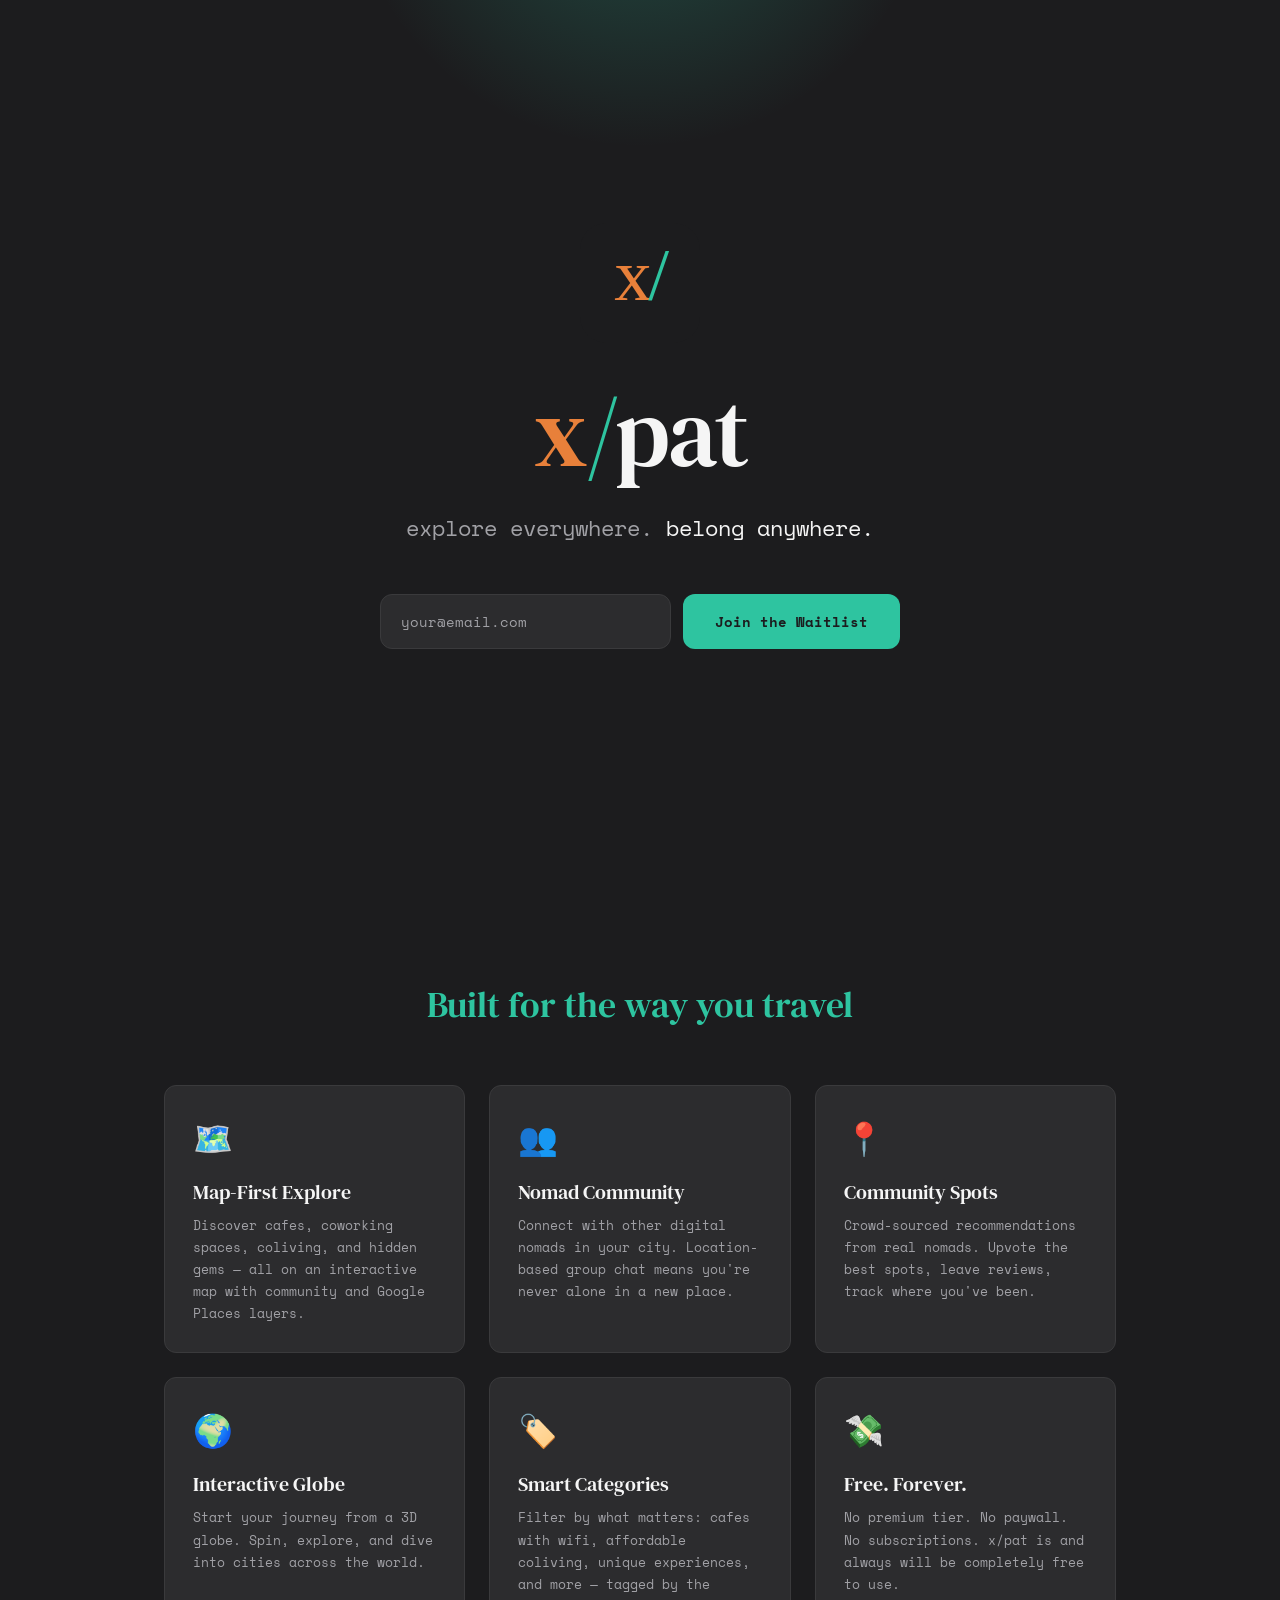
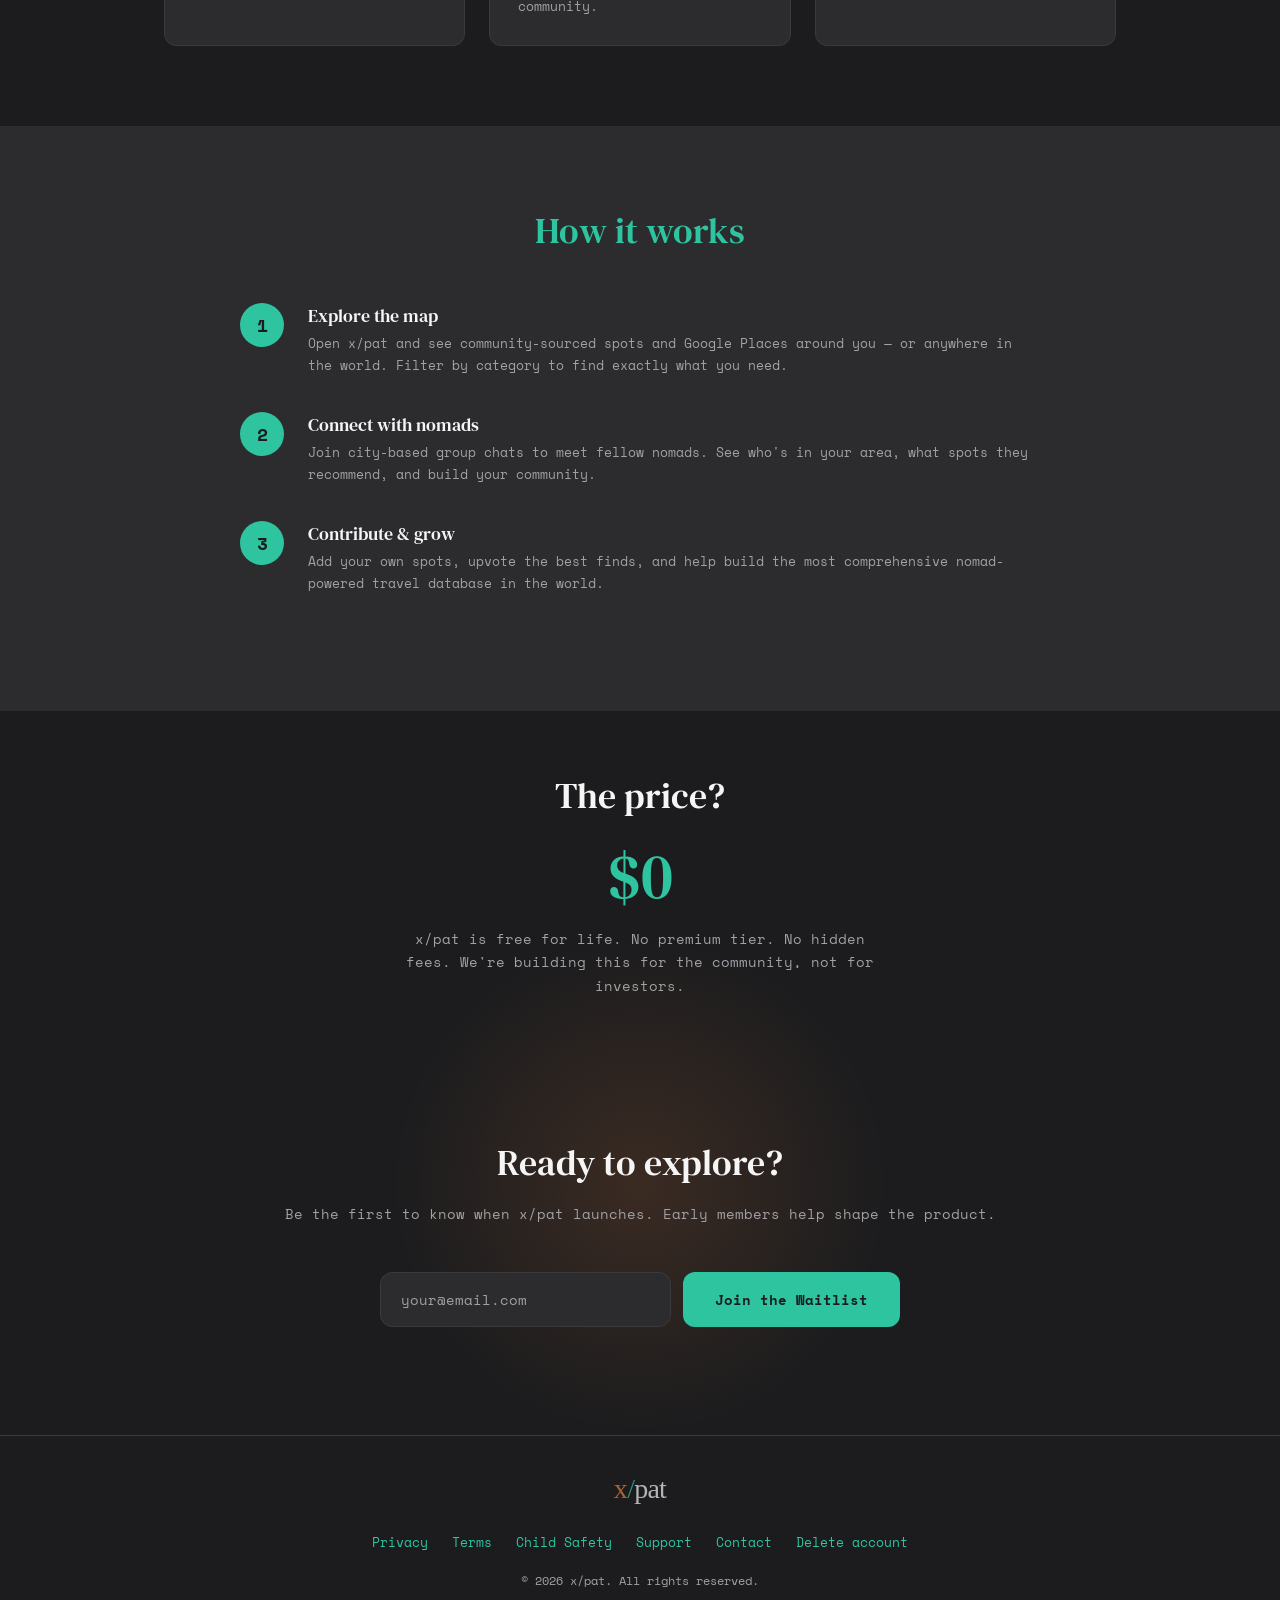
<file: index.html>
<!DOCTYPE html>
<html lang="en">
<head>
<meta charset="UTF-8">
<meta name="viewport" content="width=device-width, initial-scale=1.0">
<title>x/pat — explore everywhere. belong anywhere.</title>
<meta name="description" content="x/pat is the community-powered travel platform built for digital nomads. Discover spots, connect with nomads, explore the world. Free forever.">
<meta property="og:title" content="x/pat — explore everywhere. belong anywhere.">
<meta property="og:description" content="The travel app built by nomads, for nomads. Join the waitlist.">
<meta property="og:type" content="website">
<meta property="og:url" content="https://xpat.social">
<meta name="twitter:card" content="summary_large_image">
<link rel="canonical" href="https://xpat.social">
<meta name="apple-itunes-app" content="app-id=6760299061">
<link rel="icon" type="image/svg+xml" href="favicon.svg">
<link href="/fonts/fonts.css" rel="stylesheet">
<style>
  :root {
    --teal: #2EC4A0;
    --teal-glow: rgba(46, 196, 160, 0.3);
    --amber: #E8803A;
    --bg: #1C1C1E;
    --bg2: #2C2C2E;
    --bg3: #3A3A3C;
    --text: #F5F5F5;
    --text2: #A1A1A6;
  }
  * { margin: 0; padding: 0; box-sizing: border-box; }
  html { scroll-behavior: smooth; overflow-x: hidden; }
  body {
    font-family: 'Space Mono', monospace;
    background: var(--bg);
    color: var(--text);
    min-height: 100vh;
    overflow-x: hidden;
  }
  h1, h2, h3, h4 { font-family: 'DM Serif Display', serif; font-weight: 400; }
  a { color: var(--teal); text-decoration: none; }

  /* Hero */
  .hero {
    min-height: 100vh;
    display: flex;
    flex-direction: column;
    align-items: center;
    justify-content: center;
    text-align: center;
    padding: 40px 24px;
    position: relative;
  }
  .hero::before {
    content: '';
    position: absolute;
    top: -50%;
    left: 50%;
    transform: translateX(-50%);
    width: 600px;
    height: 600px;
    background: radial-gradient(circle, var(--teal-glow) 0%, transparent 70%);
    border-radius: 50%;
    pointer-events: none;
    animation: pulse 4s ease-in-out infinite;
  }
  @keyframes pulse {
    0%, 100% { opacity: 0.3; transform: translateX(-50%) scale(1); }
    50% { opacity: 0.6; transform: translateX(-50%) scale(1.1); }
  }
  .logo-icon {
    width: 120px;
    height: 120px;
    margin-bottom: 24px;
    position: relative;
    z-index: 1;
    border-radius: 26px;
  }
  .slash {
    color: var(--teal);
  }
  .brand-word {
    color: var(--text);
  }
  .brand {
    font-family: 'DM Serif Display', serif;
    font-size: clamp(56px, 12vw, 96px);
    color: var(--amber);
    letter-spacing: -2px;
    position: relative;
    z-index: 1;
  }
  .tagline {
    font-size: clamp(16px, 3vw, 22px);
    color: var(--text2);
    margin-top: 12px;
    line-height: 1.6;
    position: relative;
    z-index: 1;
  }
  .tagline em {
    color: var(--text);
    font-style: normal;
  }

  /* Waitlist Form */
  .waitlist-form {
    margin-top: 48px;
    display: flex;
    gap: 12px;
    flex-wrap: wrap;
    justify-content: center;
    position: relative;
    z-index: 1;
    max-width: 520px;
    width: 100%;
  }
  .waitlist-form input {
    flex: 1;
    min-width: 240px;
    padding: 16px 20px;
    border-radius: 12px;
    border: 1px solid var(--bg3);
    background: var(--bg2);
    color: var(--text);
    font-family: 'Space Mono', monospace;
    font-size: 14px;
    outline: none;
    transition: border-color 0.3s;
  }
  .waitlist-form input:focus {
    border-color: var(--teal);
  }
  .waitlist-form input::placeholder {
    color: var(--text2);
  }
  .waitlist-form button {
    padding: 16px 32px;
    border-radius: 12px;
    border: none;
    background: var(--teal);
    color: var(--bg);
    font-family: 'Space Mono', monospace;
    font-weight: 700;
    font-size: 14px;
    cursor: pointer;
    transition: all 0.3s;
    white-space: nowrap;
  }
  .waitlist-form button:hover {
    background: #25a384;
    transform: translateY(-2px);
    box-shadow: 0 8px 24px var(--teal-glow);
  }
  .waitlist-form button:disabled {
    opacity: 0.6;
    cursor: not-allowed;
    transform: none;
  }
  .form-msg {
    width: 100%;
    text-align: center;
    font-size: 13px;
    margin-top: 8px;
    min-height: 20px;
    position: relative;
    z-index: 1;
  }
  .form-msg.success { color: var(--teal); }
  .form-msg.error { color: var(--amber); }


  /* Features */
  .features {
    padding: 80px 24px;
    max-width: 1000px;
    margin: 0 auto;
  }
  .features h2 {
    font-size: 36px;
    text-align: center;
    margin-bottom: 56px;
    color: var(--teal);
  }
  .feature-grid {
    display: grid;
    grid-template-columns: repeat(auto-fit, minmax(280px, 1fr));
    gap: 24px;
  }
  .feature-card {
    background: var(--bg2);
    border-radius: 12px;
    padding: 28px;
    border: 1px solid var(--bg3);
    transition: all 0.3s;
  }
  .feature-card:hover {
    border-color: var(--teal);
    transform: translateY(-4px);
  }
  .feature-icon { font-size: 32px; margin-bottom: 16px; }
  .feature-card h3 {
    font-size: 20px;
    margin-bottom: 8px;
    color: var(--text);
  }
  .feature-card p {
    font-size: 13px;
    color: var(--text2);
    line-height: 1.7;
  }

  /* How it works */
  .how {
    padding: 80px 24px;
    background: var(--bg2);
  }
  .how-inner {
    max-width: 800px;
    margin: 0 auto;
  }
  .how h2 {
    font-size: 36px;
    text-align: center;
    margin-bottom: 48px;
    color: var(--teal);
  }
  .step {
    display: flex;
    gap: 24px;
    margin-bottom: 36px;
    align-items: flex-start;
  }
  .step-num {
    width: 44px;
    height: 44px;
    border-radius: 50%;
    background: var(--teal);
    color: var(--bg);
    display: flex;
    align-items: center;
    justify-content: center;
    font-weight: 700;
    font-size: 18px;
    flex-shrink: 0;
  }
  .step h4 { font-size: 18px; margin-bottom: 4px; }
  .step p { font-size: 13px; color: var(--text2); line-height: 1.7; }

  /* Free forever banner */
  .free-banner {
    padding: 60px 24px;
    text-align: center;
  }
  .free-banner h2 {
    font-size: 36px;
    margin-bottom: 12px;
  }
  .free-banner .price {
    font-size: 64px;
    color: var(--teal);
    font-family: 'DM Serif Display', serif;
  }
  .free-banner p {
    color: var(--text2);
    font-size: 14px;
    margin-top: 8px;
    max-width: 500px;
    margin-left: auto;
    margin-right: auto;
    line-height: 1.7;
  }

  /* CTA */
  .cta {
    padding: 80px 24px;
    text-align: center;
    position: relative;
  }
  .cta::before {
    content: '';
    position: absolute;
    bottom: 0;
    left: 50%;
    transform: translateX(-50%);
    width: 500px;
    height: 500px;
    background: radial-gradient(circle, rgba(232, 128, 58, 0.15) 0%, transparent 70%);
    border-radius: 50%;
    pointer-events: none;
  }
  .cta h2 {
    font-size: 36px;
    margin-bottom: 16px;
    position: relative;
    z-index: 1;
  }
  .cta .waitlist-form {
    margin-left: auto;
    margin-right: auto;
  }
  .cta p {
    color: var(--text2);
    font-size: 14px;
    margin-bottom: 32px;
    position: relative;
    z-index: 1;
  }

  /* Footer */
  footer {
    padding: 40px 24px;
    text-align: center;
    border-top: 1px solid var(--bg3);
    font-size: 12px;
    color: var(--text2);
  }
  footer a { color: var(--teal); }
  .footer-links {
    display: flex;
    justify-content: center;
    gap: 24px;
    margin-bottom: 16px;
    flex-wrap: wrap;
  }
  .footer-nav {
    display: flex;
    flex-wrap: wrap;
    justify-content: center;
    gap: 0 4px;
    margin-bottom: 8px;
    font-size: 13px;
  }
  .footer-nav a { display: inline-block; padding: 12px 10px; }

  /* Mobile */
  @media (max-width: 480px) {
    .waitlist-form { flex-direction: column; }
    .waitlist-form input { min-width: 100%; }
    .waitlist-form button { width: 100%; }
    .step { flex-direction: column; gap: 12px; }
  }
</style>
</head>
<body>

<!-- Hero -->
<section class="hero">
  <img src="logo-icon.svg" alt="x/pat" class="logo-icon">
  <h1 class="brand">x<span class="slash">/</span><span class="brand-word">pat</span></h1>
  <p class="tagline">explore everywhere. <em>belong anywhere.</em></p>

  <form class="waitlist-form" id="waitlistForm">
    <input type="email" id="emailInput" placeholder="your@email.com" required autocomplete="email">
    <button type="submit" id="submitBtn">Join the Waitlist</button>
  </form>
  <div class="form-msg" id="formMsg"></div>
</section>

<!-- Features -->
<section class="features">
  <h2>Built for the way you travel</h2>
  <div class="feature-grid">
    <div class="feature-card">
      <div class="feature-icon">🗺️</div>
      <h3>Map-First Explore</h3>
      <p>Discover cafes, coworking spaces, coliving, and hidden gems — all on an interactive map with community and Google Places layers.</p>
    </div>
    <div class="feature-card">
      <div class="feature-icon">👥</div>
      <h3>Nomad Community</h3>
      <p>Connect with other digital nomads in your city. Location-based group chat means you're never alone in a new place.</p>
    </div>
    <div class="feature-card">
      <div class="feature-icon">📍</div>
      <h3>Community Spots</h3>
      <p>Crowd-sourced recommendations from real nomads. Upvote the best spots, leave reviews, track where you've been.</p>
    </div>
    <div class="feature-card">
      <div class="feature-icon">🌍</div>
      <h3>Interactive Globe</h3>
      <p>Start your journey from a 3D globe. Spin, explore, and dive into cities across the world.</p>
    </div>
    <div class="feature-card">
      <div class="feature-icon">🏷️</div>
      <h3>Smart Categories</h3>
      <p>Filter by what matters: cafes with wifi, affordable coliving, unique experiences, and more — tagged by the community.</p>
    </div>
    <div class="feature-card">
      <div class="feature-icon">💸</div>
      <h3>Free. Forever.</h3>
      <p>No premium tier. No paywall. No subscriptions. x/pat is and always will be completely free to use.</p>
    </div>
  </div>
</section>

<!-- How it works -->
<section class="how">
  <div class="how-inner">
    <h2>How it works</h2>
    <div class="step">
      <div class="step-num">1</div>
      <div>
        <h4>Explore the map</h4>
        <p>Open x/pat and see community-sourced spots and Google Places around you — or anywhere in the world. Filter by category to find exactly what you need.</p>
      </div>
    </div>
    <div class="step">
      <div class="step-num">2</div>
      <div>
        <h4>Connect with nomads</h4>
        <p>Join city-based group chats to meet fellow nomads. See who's in your area, what spots they recommend, and build your community.</p>
      </div>
    </div>
    <div class="step">
      <div class="step-num">3</div>
      <div>
        <h4>Contribute & grow</h4>
        <p>Add your own spots, upvote the best finds, and help build the most comprehensive nomad-powered travel database in the world.</p>
      </div>
    </div>
  </div>
</section>

<!-- Free forever -->
<section class="free-banner">
  <h2>The price?</h2>
  <div class="price">$0</div>
  <p>x/pat is free for life. No premium tier. No hidden fees. We're building this for the community, not for investors.</p>
</section>

<!-- CTA -->
<section class="cta">
  <h2>Ready to explore?</h2>
  <p>Be the first to know when x/pat launches. Early members help shape the product.</p>
  <form class="waitlist-form" id="waitlistForm2">
    <input type="email" id="emailInput2" placeholder="your@email.com" required autocomplete="email">
    <button type="submit">Join the Waitlist</button>
  </form>
  <div class="form-msg" id="formMsg2"></div>
</section>

<!-- Footer -->
<footer>
  <div class="footer-links">
    <img src="logo-full.svg" alt="x/pat" style="height: 28px; opacity: 0.7;">
  </div>
  <nav class="footer-nav" aria-label="Legal and support">
    <a href="privacy-policy">Privacy</a>
    <a href="terms-of-service">Terms</a>
    <a href="child-safety">Child Safety</a>
    <a href="support">Support</a>
    <a href="mailto:hello@xpat.social">Contact</a>
    <a href="delete-account">Delete account</a>
  </nav>
  <p>&copy; 2026 x/pat. All rights reserved.</p>
</footer>

<script>
const SUPABASE_URL = 'https://diiqponrvrcpwoerenwz.supabase.co';
const SUPABASE_KEY = 'eyJhbGciOiJIUzI1NiIsInR5cCI6IkpXVCJ9.eyJpc3MiOiJzdXBhYmFzZSIsInJlZiI6ImRpaXFwb25ydnJjcHdvZXJlbnd6Iiwicm9sZSI6ImFub24iLCJpYXQiOjE3NzI5ODI4ODMsImV4cCI6MjA4ODU1ODg4M30.3rkaz6nZC_2_3UsHQNd07PnFoBkypBwstBeH7lr6wPQ';


async function submitEmail(email, msgEl, btnEl) {
  btnEl.disabled = true;
  btnEl.textContent = 'Joining...';
  msgEl.className = 'form-msg';
  msgEl.textContent = '';

  try {
    const res = await fetch(`${SUPABASE_URL}/rest/v1/waitlist`, {
      method: 'POST',
      headers: {
        'apikey': SUPABASE_KEY,
        'Authorization': `Bearer ${SUPABASE_KEY}`,
        'Content-Type': 'application/json',
        'Prefer': 'return=minimal'
      },
      body: JSON.stringify({ email: email.toLowerCase().trim() })
    });

    if (res.ok) {
      msgEl.className = 'form-msg success';
      msgEl.textContent = "You're on the list! We'll be in touch soon.";
      btnEl.textContent = 'You\'re In!';

    } else if (res.status === 409) {
      msgEl.className = 'form-msg success';
      msgEl.textContent = "You're already on the list! We'll be in touch soon.";
      btnEl.textContent = 'Already Joined';
    } else {
      throw new Error('Failed');
    }
  } catch(e) {
    msgEl.className = 'form-msg error';
    msgEl.textContent = 'Something went wrong. Try again.';
    btnEl.disabled = false;
    btnEl.textContent = 'Join the Waitlist';
  }
}

document.getElementById('waitlistForm').addEventListener('submit', (e) => {
  e.preventDefault();
  submitEmail(
    document.getElementById('emailInput').value,
    document.getElementById('formMsg'),
    document.querySelector('#waitlistForm button')
  );
});

document.getElementById('waitlistForm2').addEventListener('submit', (e) => {
  e.preventDefault();
  submitEmail(
    document.getElementById('emailInput2').value,
    document.getElementById('formMsg2'),
    document.querySelector('#waitlistForm2 button')
  );
});

</script>
</body>
</html>
</file>
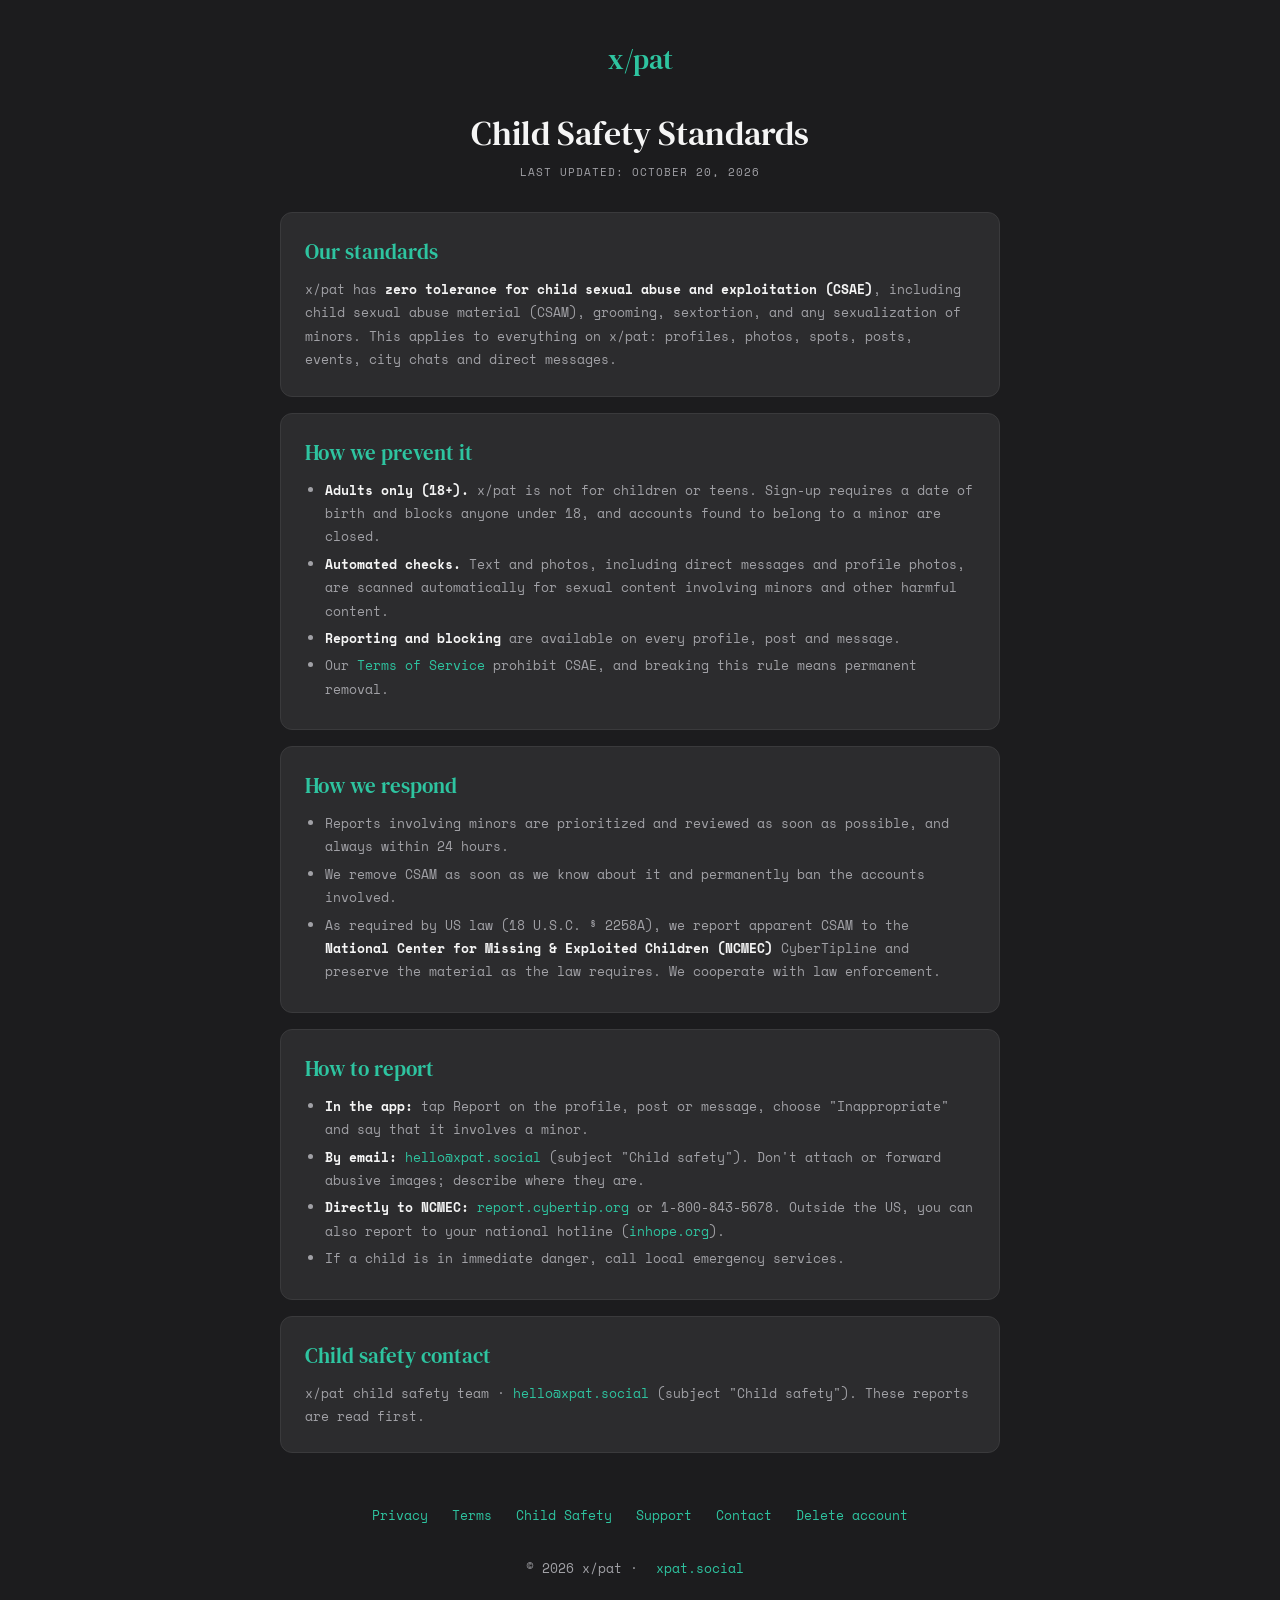
<file: child-safety.html>
<!DOCTYPE html>
<html lang="en">
<head>
<meta charset="UTF-8">
<meta name="viewport" content="width=device-width, initial-scale=1.0">
<title>Child Safety Standards — x/pat</title>
<meta name="description" content="x/pat's standards against child sexual abuse and exploitation (CSAE), and how to report it.">
<meta property="og:title" content="Child Safety Standards — x/pat">
<meta property="og:description" content="x/pat's standards against child sexual abuse and exploitation (CSAE), and how to report it.">
<meta property="og:type" content="website">
<meta property="og:url" content="https://xpat.social/child-safety">
<link rel="canonical" href="https://xpat.social/child-safety">
<link rel="icon" type="image/svg+xml" href="favicon.svg">
<link href="/fonts/fonts.css" rel="stylesheet">
<style>
  :root { --teal:#2EC4A0; --amber:#E8803A; --bg:#1C1C1E; --bg2:#2C2C2E; --bg3:#3A3A3C; --text:#F5F5F5; --text2:#A1A1A6; }
  * { margin:0; padding:0; box-sizing:border-box; }
  body { font-family:'Space Mono',monospace; background:var(--bg); color:var(--text); padding:40px 16px 64px; }
  h1,h2,h3 { font-family:'DM Serif Display',serif; font-weight:400; }
  a { color:var(--teal); text-decoration:none; }
  a:hover { text-decoration:underline; }
  .container { max-width:720px; margin:0 auto; }
  .logo { font-family:'DM Serif Display',serif; font-size:28px; color:var(--teal); margin-bottom:32px; text-align:center; display:block; }
  h1 { font-size:34px; margin-bottom:8px; text-align:center; }
  .updated { color:var(--text2); font-size:11px; letter-spacing:1px; text-transform:uppercase; text-align:center; margin-bottom:32px; }
  .intro { color:var(--text2); font-size:14px; line-height:1.8; margin-bottom:28px; }
  nav.toc { background:var(--bg2); border:1px solid var(--bg3); border-radius:12px; padding:12px 20px; margin-bottom:28px; font-size:14px; }
  nav.toc li a { display:inline-block; padding:10px 0; }
  nav.toc ol { padding-left:20px; }
  section { background:var(--bg2); border:1px solid var(--bg3); border-radius:12px; padding:24px; margin-bottom:16px; scroll-margin-top:16px; }
  section h2 { font-size:21px; color:var(--teal); margin-bottom:12px; }
  section h3 { font-size:16px; color:var(--text); margin:16px 0 6px; }
  section p, section li, td, th { color:var(--text2); font-size:13px; line-height:1.8; }
  section p + p { margin-top:10px; }
  section ul, section ol { padding-left:20px; margin-top:6px; }
  section li { margin-bottom:4px; }
  strong { color:var(--text); }
  .table-wrap { overflow-x:auto; margin-top:8px; }
  table { border-collapse:collapse; width:100%; min-width:480px; }
  th, td { text-align:left; vertical-align:top; padding:8px 10px; border-bottom:1px solid var(--bg3); }
  th { color:var(--text); font-weight:700; }
  .note { background:rgba(232,128,58,0.1); border:1px solid rgba(232,128,58,0.25); border-radius:8px; padding:14px 18px; margin-top:12px; font-size:13px; line-height:1.7; color:var(--text2); }
  .note strong { color:var(--amber); }
  footer { text-align:center; margin-top:40px; font-size:13px; color:var(--text2); line-height:1.6; }
  footer .links { display:flex; flex-wrap:wrap; justify-content:center; gap:0 4px; margin-bottom:8px; }
  footer a { display:inline-block; padding:12px 10px; }
</style>
</head>
<body>
<div class="container">
  <a class="logo" href="https://xpat.social">x/pat</a>
  <h1>Child Safety Standards</h1>
  <p class="updated">Last updated: October 20, 2026</p>
  <section id="policy">
    <h2>Our standards</h2>

    <p>x/pat has <strong>zero tolerance for child sexual abuse and exploitation (CSAE)</strong>, including child sexual abuse material (CSAM), grooming, sextortion, and any sexualization of minors. This applies to everything on x/pat: profiles, photos, spots, posts, events, city chats and direct messages.</p>
  </section>
  <section id="prevention">
    <h2>How we prevent it</h2>

    <ul>
      <li><strong>Adults only (18+).</strong> x/pat is not for children or teens. Sign-up requires a date of birth and blocks anyone under 18, and accounts found to belong to a minor are closed.</li>
      <li><strong>Automated checks.</strong> Text and photos, including direct messages and profile photos, are scanned automatically for sexual content involving minors and other harmful content.</li>
      <li><strong>Reporting and blocking</strong> are available on every profile, post and message.</li>
      <li>Our <a href="terms-of-service#community-guidelines">Terms of Service</a> prohibit CSAE, and breaking this rule means permanent removal.</li>
    </ul>
  </section>
  <section id="response">
    <h2>How we respond</h2>

    <ul>
      <li>Reports involving minors are prioritized and reviewed as soon as possible, and always within 24 hours.</li>
      <li>We remove CSAM as soon as we know about it and permanently ban the accounts involved.</li>
      <li>As required by US law (18 U.S.C. &sect; 2258A), we report apparent CSAM to the <strong>National Center for Missing &amp; Exploited Children (NCMEC)</strong> CyberTipline and preserve the material as the law requires. We cooperate with law enforcement.</li>
    </ul>
  </section>
  <section id="report">
    <h2>How to report</h2>

    <ul>
      <li><strong>In the app:</strong> tap Report on the profile, post or message, choose "Inappropriate" and say that it involves a minor.</li>
      <li><strong>By email:</strong> <a href="mailto:hello@xpat.social">hello@xpat.social</a> (subject "Child safety"). Don't attach or forward abusive images; describe where they are.</li>
      <li><strong>Directly to NCMEC:</strong> <a href="https://report.cybertip.org/">report.cybertip.org</a> or 1-800-843-5678. Outside the US, you can also report to your national hotline (<a href="https://www.inhope.org/">inhope.org</a>).</li>
      <li>If a child is in immediate danger, call local emergency services.</li>
    </ul>
  </section>
  <section id="contact">
    <h2>Child safety contact</h2>

    <p>x/pat child safety team &middot; <a href="mailto:hello@xpat.social?subject=Child%20safety">hello@xpat.social</a> (subject "Child safety"). These reports are read first.</p>
  </section>

  <footer>
    <div class="links"><a href="privacy-policy">Privacy</a><a href="terms-of-service">Terms</a><a href="child-safety">Child Safety</a><a href="support">Support</a><a href="mailto:hello@xpat.social">Contact</a><a href="delete-account">Delete account</a></div>
    <div>&copy; 2026 x/pat &middot; <a href="https://xpat.social">xpat.social</a></div>
  </footer>
</div>
</body>
</html>
</file>
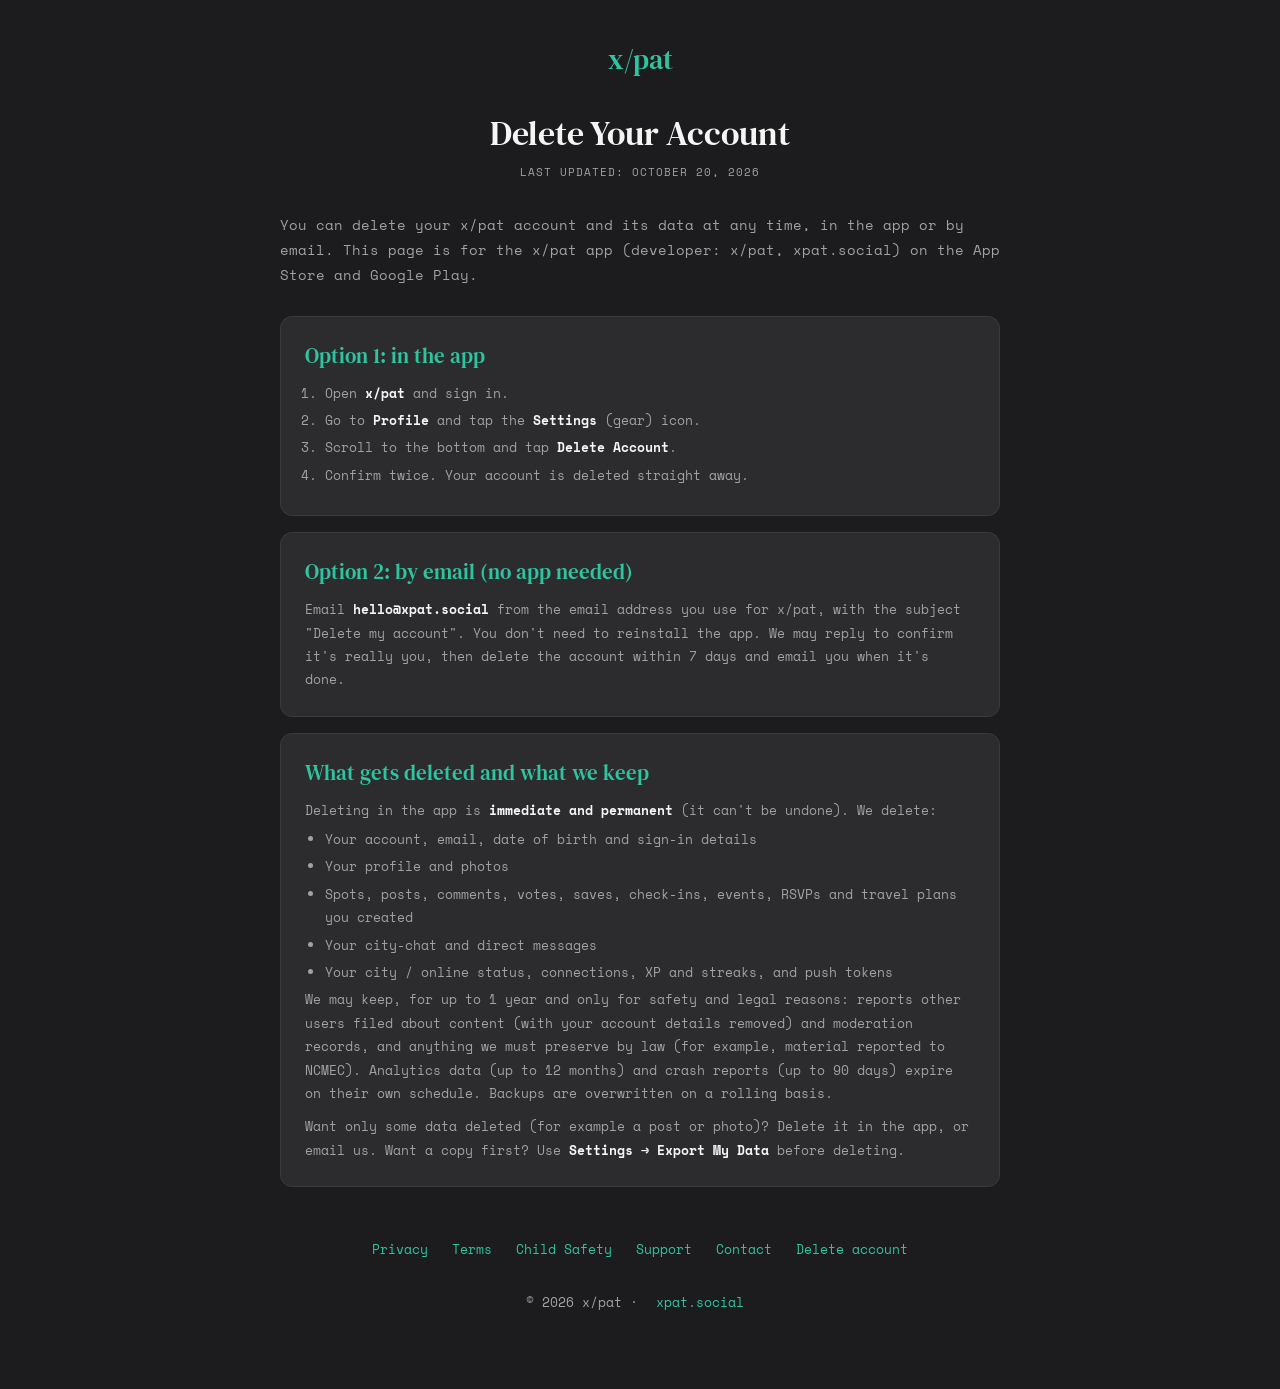
<file: delete-account.html>
<!DOCTYPE html>
<html lang="en">
<head>
<meta charset="UTF-8">
<meta name="viewport" content="width=device-width, initial-scale=1.0">
<title>Delete Your Account — x/pat</title>
<meta name="description" content="How to delete your x/pat account and data, in the app or by email.">
<meta property="og:title" content="Delete Your Account — x/pat">
<meta property="og:description" content="How to delete your x/pat account and data, in the app or by email.">
<meta property="og:type" content="website">
<meta property="og:url" content="https://xpat.social/delete-account">
<link rel="canonical" href="https://xpat.social/delete-account">
<link rel="icon" type="image/svg+xml" href="favicon.svg">
<link href="/fonts/fonts.css" rel="stylesheet">
<style>
  :root { --teal:#2EC4A0; --amber:#E8803A; --bg:#1C1C1E; --bg2:#2C2C2E; --bg3:#3A3A3C; --text:#F5F5F5; --text2:#A1A1A6; }
  * { margin:0; padding:0; box-sizing:border-box; }
  body { font-family:'Space Mono',monospace; background:var(--bg); color:var(--text); padding:40px 16px 64px; }
  h1,h2,h3 { font-family:'DM Serif Display',serif; font-weight:400; }
  a { color:var(--teal); text-decoration:none; }
  a:hover { text-decoration:underline; }
  .container { max-width:720px; margin:0 auto; }
  .logo { font-family:'DM Serif Display',serif; font-size:28px; color:var(--teal); margin-bottom:32px; text-align:center; display:block; }
  h1 { font-size:34px; margin-bottom:8px; text-align:center; }
  .updated { color:var(--text2); font-size:11px; letter-spacing:1px; text-transform:uppercase; text-align:center; margin-bottom:32px; }
  .intro { color:var(--text2); font-size:14px; line-height:1.8; margin-bottom:28px; }
  nav.toc { background:var(--bg2); border:1px solid var(--bg3); border-radius:12px; padding:12px 20px; margin-bottom:28px; font-size:14px; }
  nav.toc li a { display:inline-block; padding:10px 0; }
  nav.toc ol { padding-left:20px; }
  section { background:var(--bg2); border:1px solid var(--bg3); border-radius:12px; padding:24px; margin-bottom:16px; scroll-margin-top:16px; }
  section h2 { font-size:21px; color:var(--teal); margin-bottom:12px; }
  section h3 { font-size:16px; color:var(--text); margin:16px 0 6px; }
  section p, section li, td, th { color:var(--text2); font-size:13px; line-height:1.8; }
  section p + p { margin-top:10px; }
  section ul, section ol { padding-left:20px; margin-top:6px; }
  section li { margin-bottom:4px; }
  strong { color:var(--text); }
  .table-wrap { overflow-x:auto; margin-top:8px; }
  table { border-collapse:collapse; width:100%; min-width:480px; }
  th, td { text-align:left; vertical-align:top; padding:8px 10px; border-bottom:1px solid var(--bg3); }
  th { color:var(--text); font-weight:700; }
  .note { background:rgba(232,128,58,0.1); border:1px solid rgba(232,128,58,0.25); border-radius:8px; padding:14px 18px; margin-top:12px; font-size:13px; line-height:1.7; color:var(--text2); }
  .note strong { color:var(--amber); }
  footer { text-align:center; margin-top:40px; font-size:13px; color:var(--text2); line-height:1.6; }
  footer .links { display:flex; flex-wrap:wrap; justify-content:center; gap:0 4px; margin-bottom:8px; }
  footer a { display:inline-block; padding:12px 10px; }
</style>
</head>
<body>
<div class="container">
  <a class="logo" href="https://xpat.social">x/pat</a>
  <h1>Delete Your Account</h1>
  <p class="updated">Last updated: October 20, 2026</p>
  <p class="intro">You can delete your x/pat account and its data at any time, in the app or by email. This page is for the x/pat app (developer: x/pat, xpat.social) on the App Store and Google Play.</p>
  <section id="in-app">
    <h2>Option 1: in the app</h2>

    <ol>
      <li>Open <strong>x/pat</strong> and sign in.</li>
      <li>Go to <strong>Profile</strong> and tap the <strong>Settings</strong> (gear) icon.</li>
      <li>Scroll to the bottom and tap <strong>Delete Account</strong>.</li>
      <li>Confirm twice. Your account is deleted straight away.</li>
    </ol>
  </section>
  <section id="email">
    <h2>Option 2: by email (no app needed)</h2>

    <p>Email <a href="mailto:hello@xpat.social?subject=Delete%20my%20x%2Fpat%20account"><strong>hello@xpat.social</strong></a> from the email address you use for x/pat, with the subject "Delete my account". You don't need to reinstall the app. We may reply to confirm it's really you, then delete the account within 7 days and email you when it's done.</p>
  </section>
  <section id="what-happens">
    <h2>What gets deleted and what we keep</h2>

    <p>Deleting in the app is <strong>immediate and permanent</strong> (it can't be undone). We delete:</p>
    <ul>
      <li>Your account, email, date of birth and sign-in details</li>
      <li>Your profile and photos</li>
      <li>Spots, posts, comments, votes, saves, check-ins, events, RSVPs and travel plans you created</li>
      <li>Your city-chat and direct messages</li>
      <li>Your city / online status, connections, XP and streaks, and push tokens</li>
    </ul>
    <p>We may keep, for up to 1 year and only for safety and legal reasons: reports other users filed about content (with your account details removed) and moderation records, and anything we must preserve by law (for example, material reported to NCMEC). Analytics data (up to 12 months) and crash reports (up to 90 days) expire on their own schedule. Backups are overwritten on a rolling basis.</p>
    <p>Want only some data deleted (for example a post or photo)? Delete it in the app, or email us. Want a copy first? Use <strong>Settings &rarr; Export My Data</strong> before deleting.</p>
  </section>

  <footer>
    <div class="links"><a href="privacy-policy">Privacy</a><a href="terms-of-service">Terms</a><a href="child-safety">Child Safety</a><a href="support">Support</a><a href="mailto:hello@xpat.social">Contact</a><a href="delete-account">Delete account</a></div>
    <div>&copy; 2026 x/pat &middot; <a href="https://xpat.social">xpat.social</a></div>
  </footer>
</div>
</body>
</html>
</file>
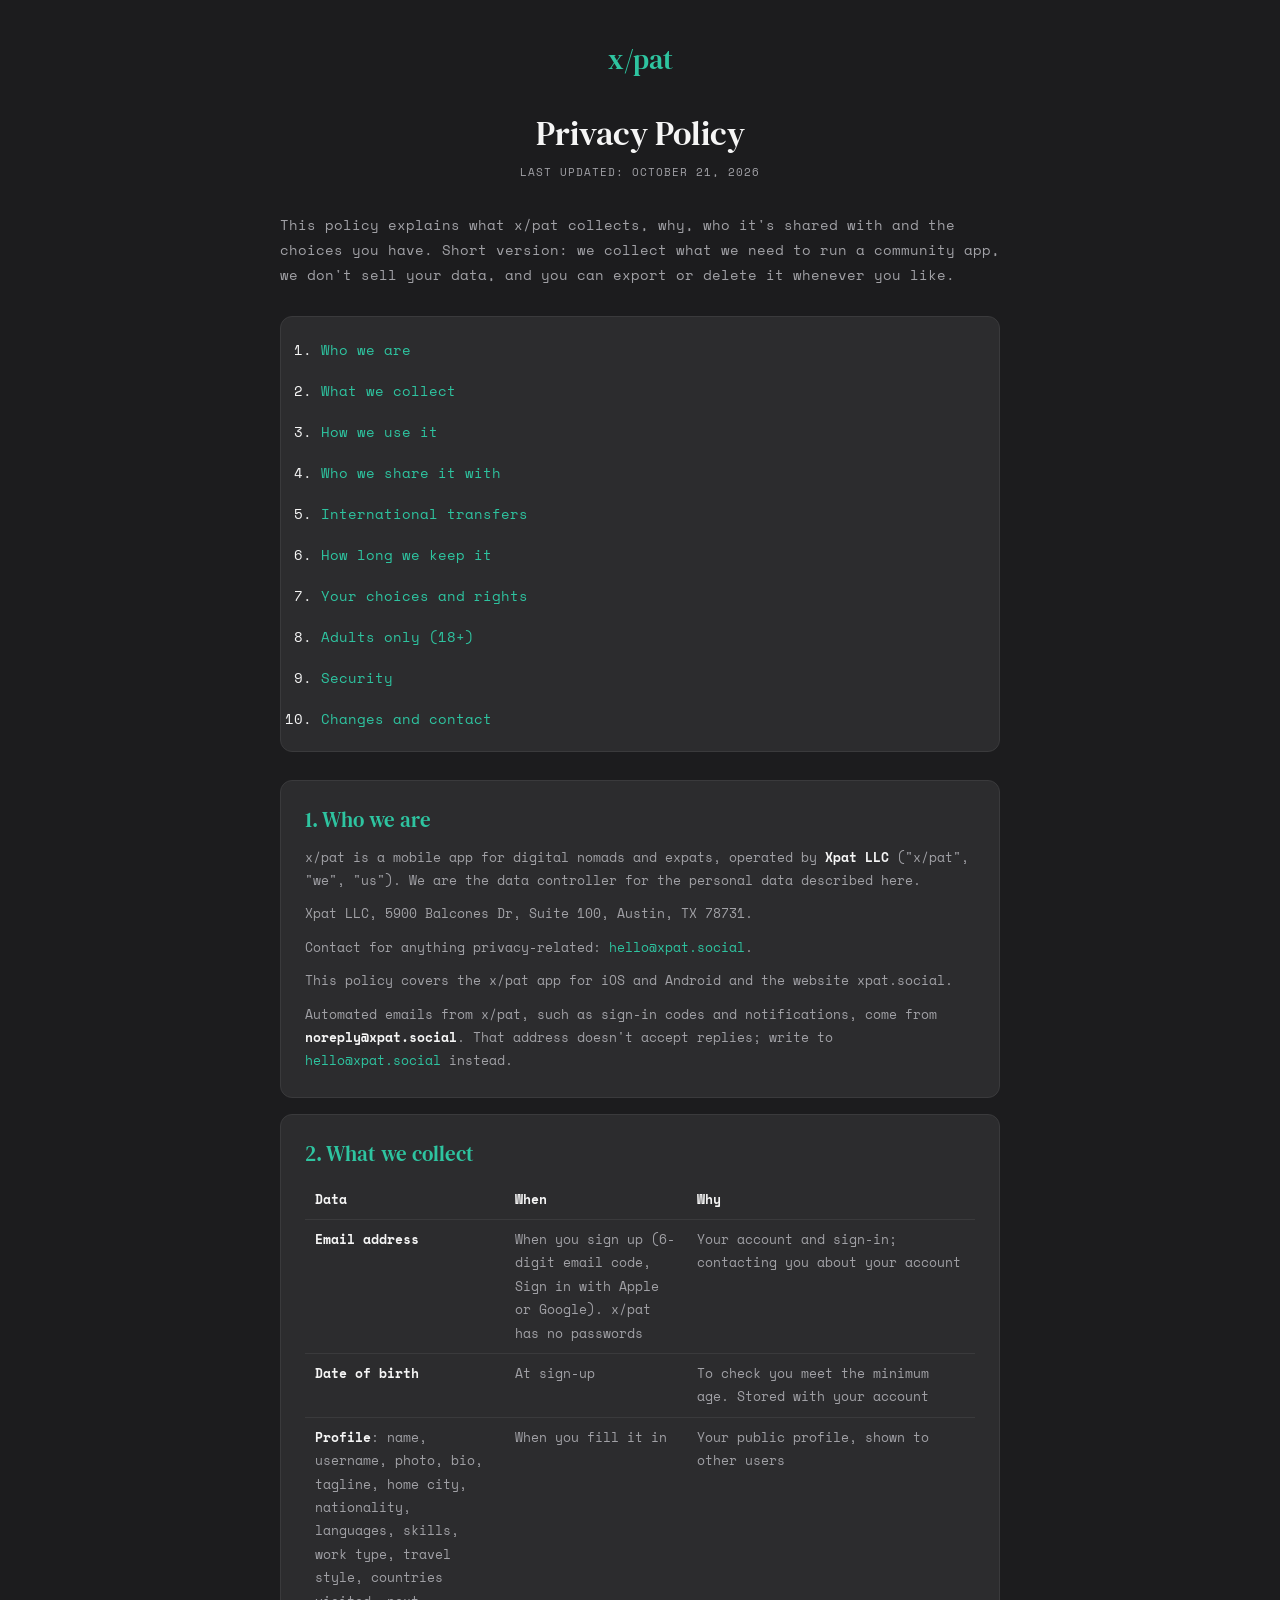
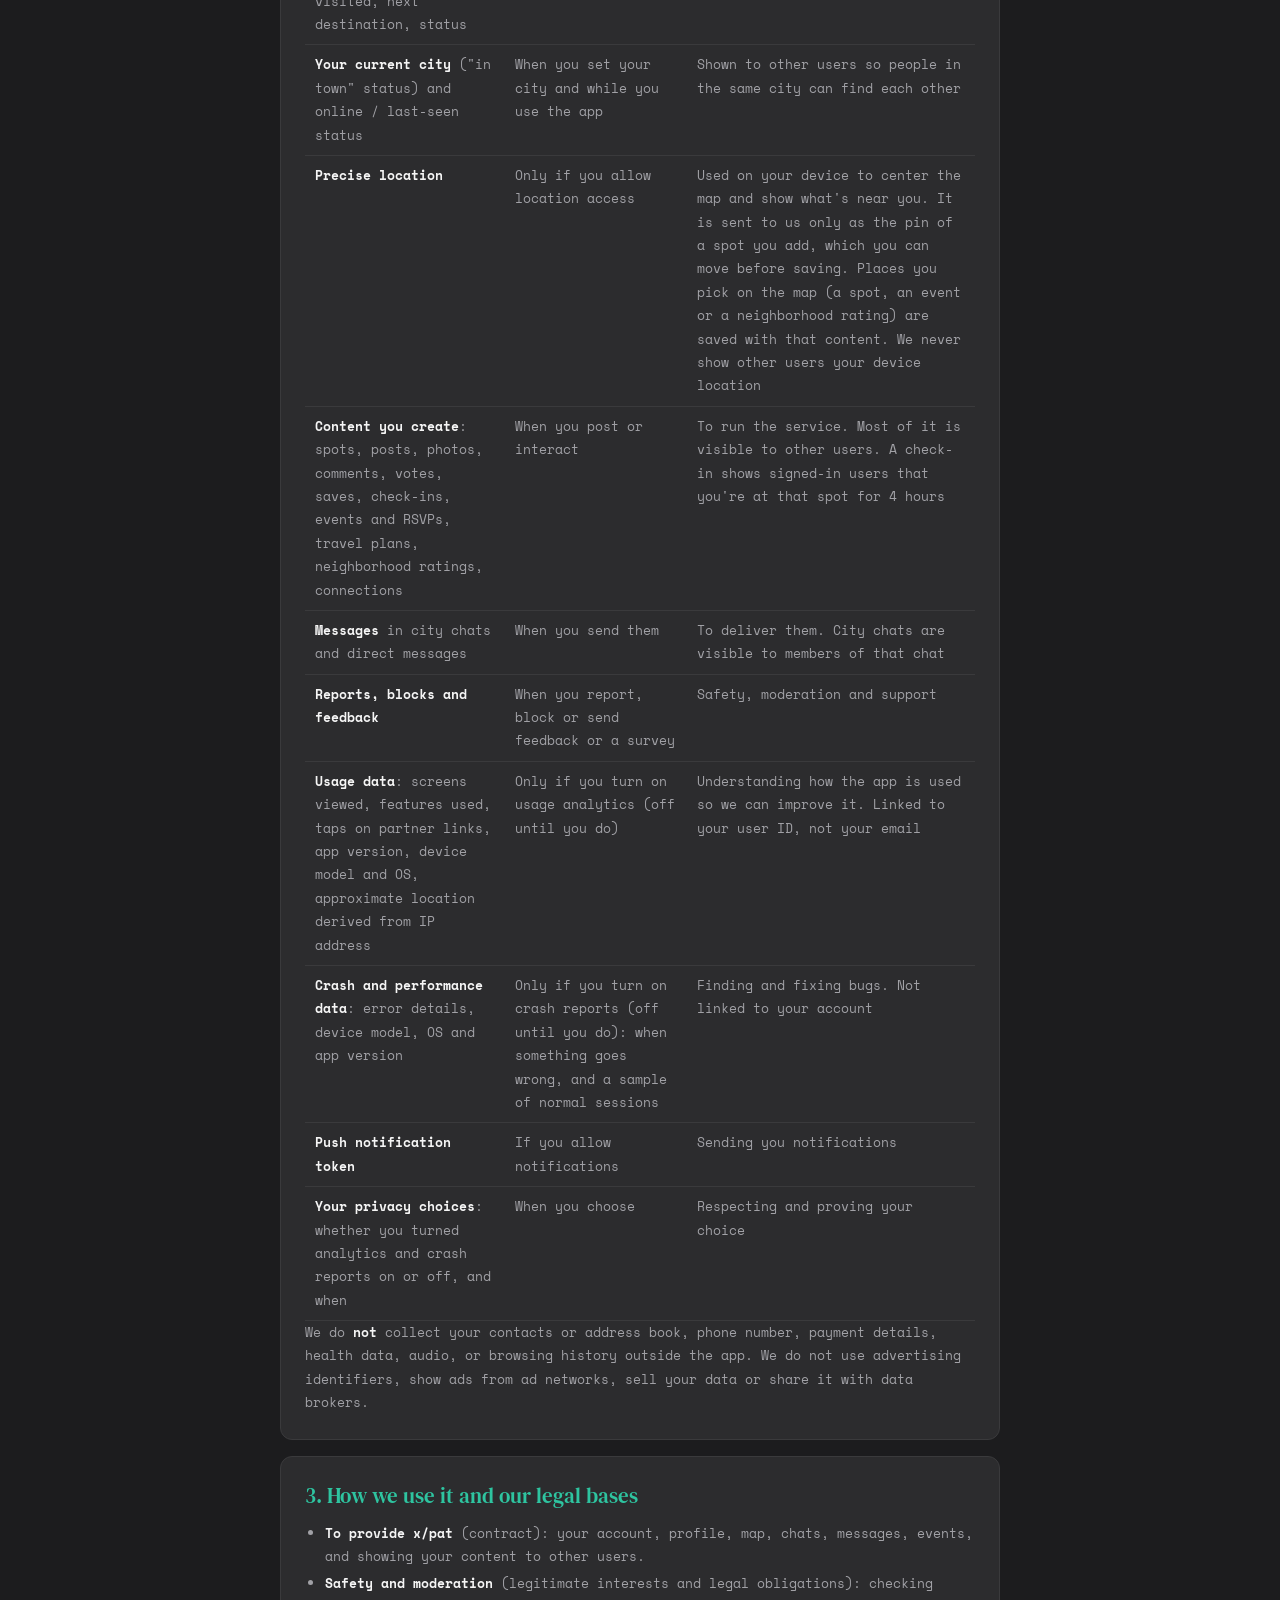
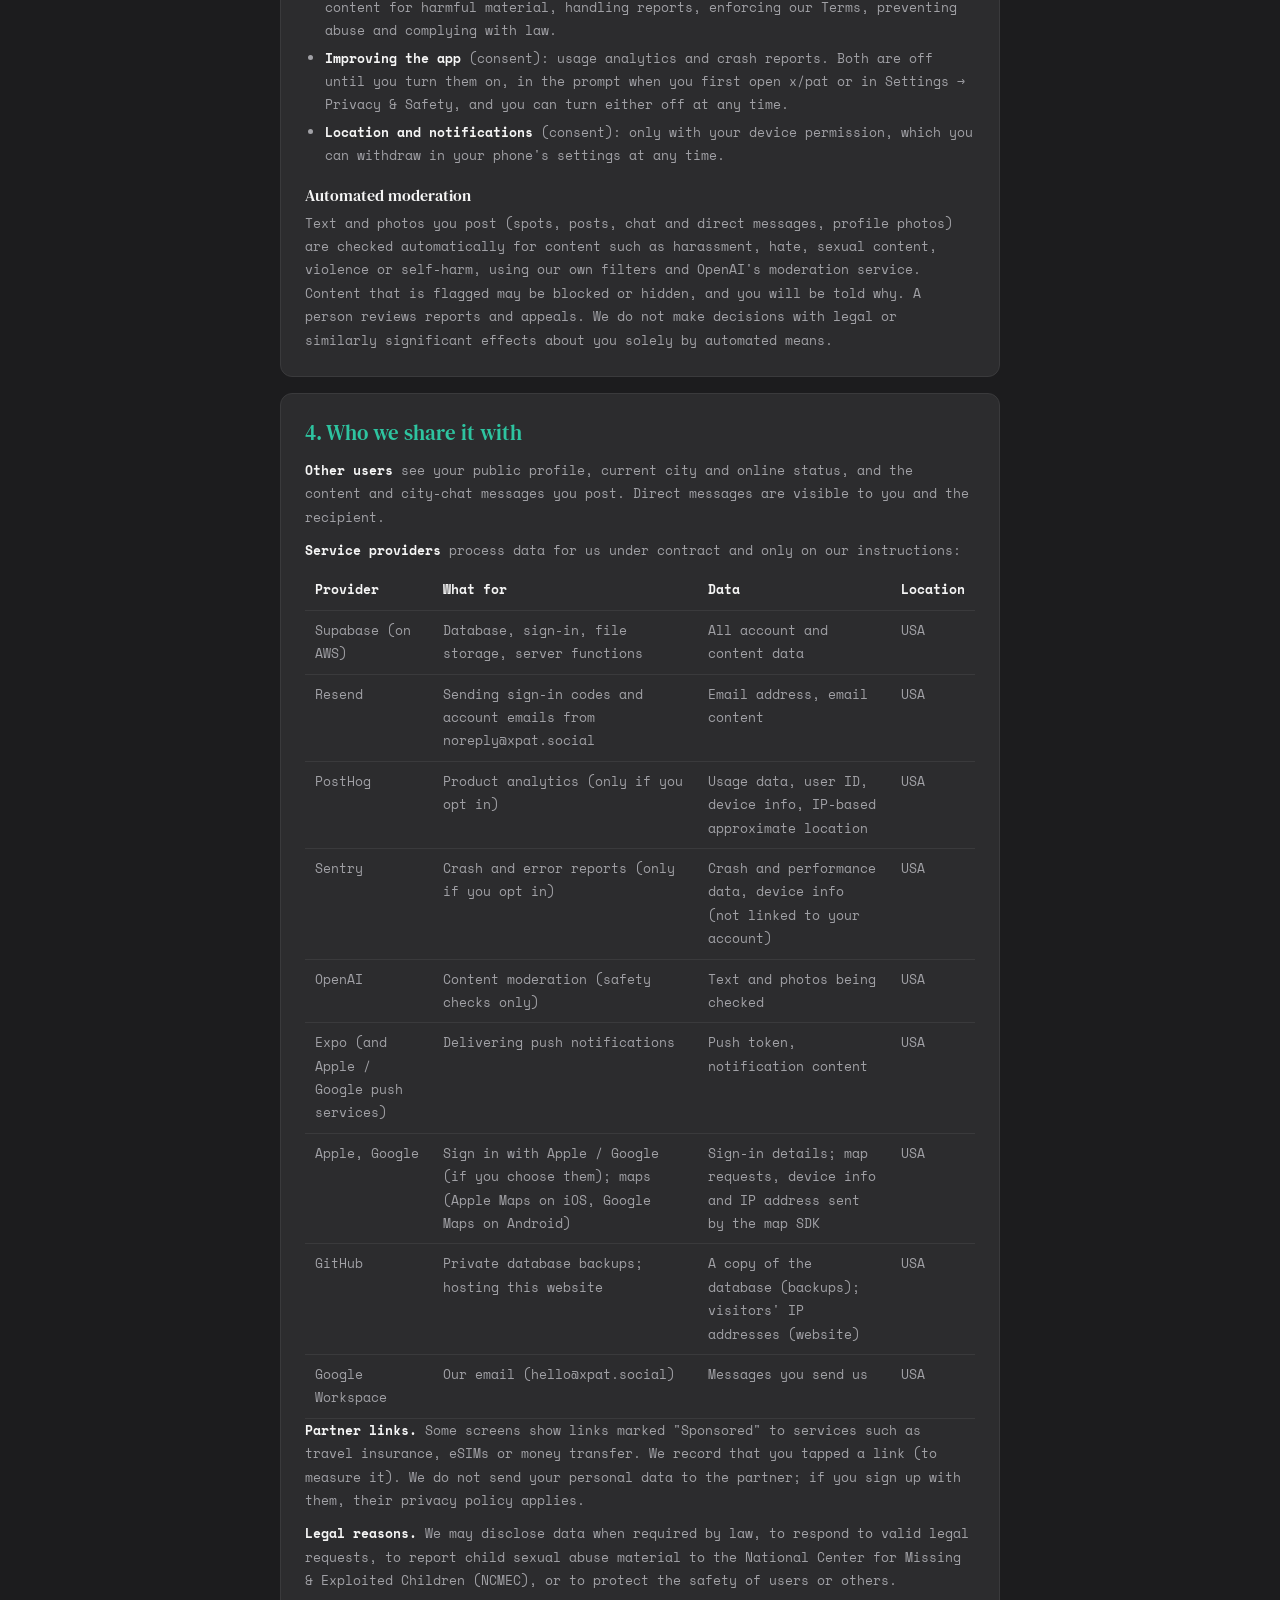
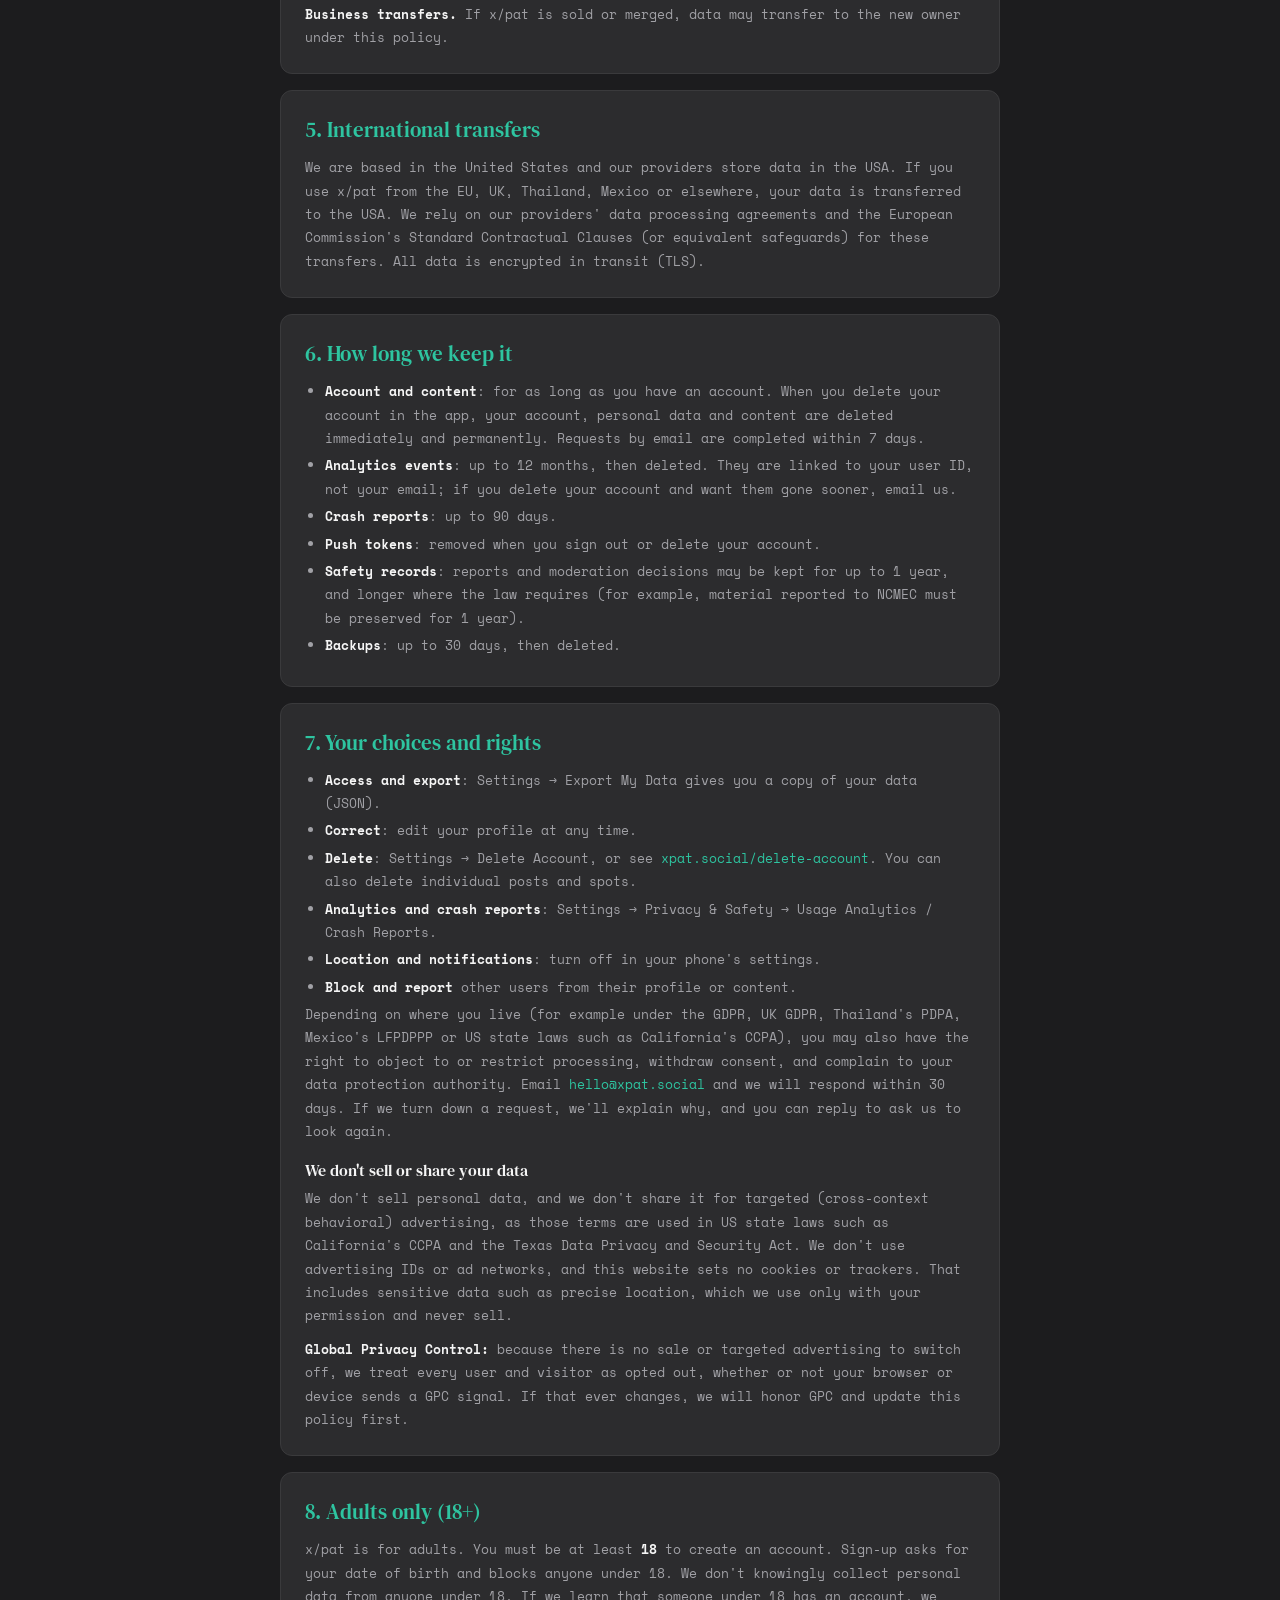
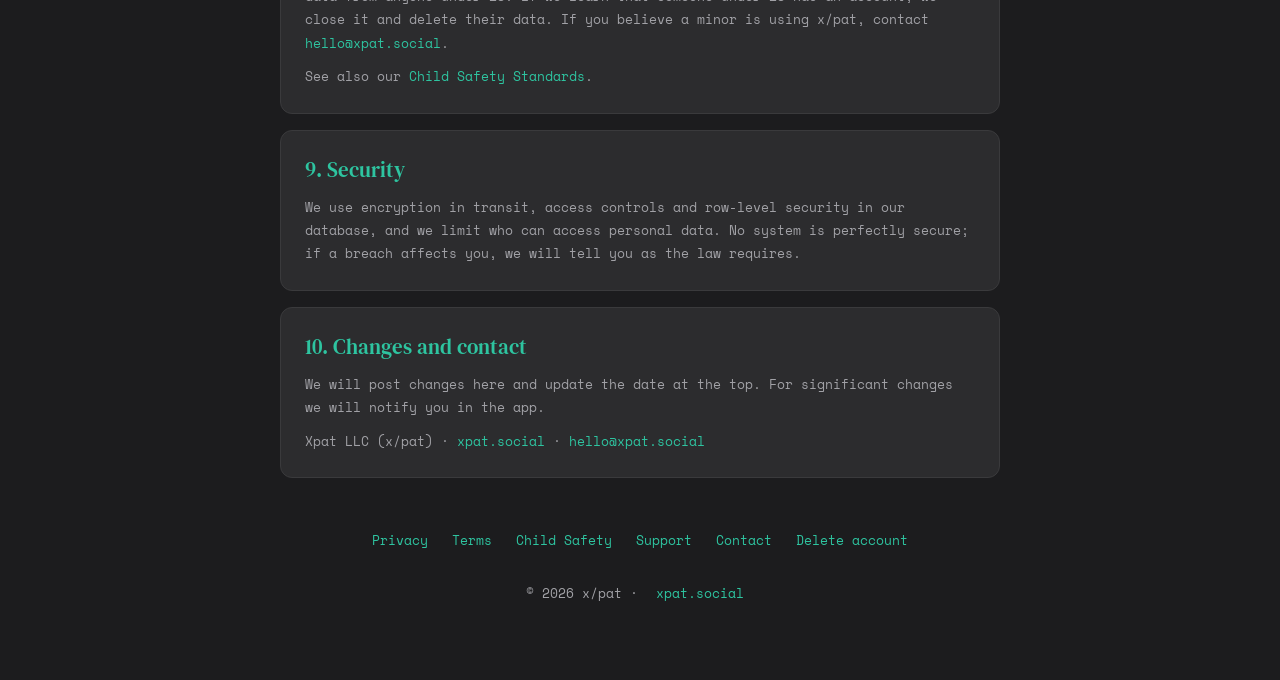
<file: privacy-policy.html>
<!DOCTYPE html>
<html lang="en">
<head>
<meta charset="UTF-8">
<meta name="viewport" content="width=device-width, initial-scale=1.0">
<title>Privacy Policy — x/pat</title>
<meta name="description" content="How x/pat collects, uses and protects your data, and the choices you have.">
<meta property="og:title" content="Privacy Policy — x/pat">
<meta property="og:description" content="How x/pat collects, uses and protects your data, and the choices you have.">
<meta property="og:type" content="website">
<meta property="og:url" content="https://xpat.social/privacy-policy">
<link rel="canonical" href="https://xpat.social/privacy-policy">
<link rel="icon" type="image/svg+xml" href="favicon.svg">
<link href="/fonts/fonts.css" rel="stylesheet">
<style>
  :root { --teal:#2EC4A0; --amber:#E8803A; --bg:#1C1C1E; --bg2:#2C2C2E; --bg3:#3A3A3C; --text:#F5F5F5; --text2:#A1A1A6; }
  * { margin:0; padding:0; box-sizing:border-box; }
  body { font-family:'Space Mono',monospace; background:var(--bg); color:var(--text); padding:40px 16px 64px; }
  h1,h2,h3 { font-family:'DM Serif Display',serif; font-weight:400; }
  a { color:var(--teal); text-decoration:none; }
  a:hover { text-decoration:underline; }
  .container { max-width:720px; margin:0 auto; }
  .logo { font-family:'DM Serif Display',serif; font-size:28px; color:var(--teal); margin-bottom:32px; text-align:center; display:block; }
  h1 { font-size:34px; margin-bottom:8px; text-align:center; }
  .updated { color:var(--text2); font-size:11px; letter-spacing:1px; text-transform:uppercase; text-align:center; margin-bottom:32px; }
  .intro { color:var(--text2); font-size:14px; line-height:1.8; margin-bottom:28px; }
  nav.toc { background:var(--bg2); border:1px solid var(--bg3); border-radius:12px; padding:12px 20px; margin-bottom:28px; font-size:14px; }
  nav.toc li a { display:inline-block; padding:10px 0; }
  nav.toc ol { padding-left:20px; }
  section { background:var(--bg2); border:1px solid var(--bg3); border-radius:12px; padding:24px; margin-bottom:16px; scroll-margin-top:16px; }
  section h2 { font-size:21px; color:var(--teal); margin-bottom:12px; }
  section h3 { font-size:16px; color:var(--text); margin:16px 0 6px; }
  section p, section li, td, th { color:var(--text2); font-size:13px; line-height:1.8; }
  section p + p { margin-top:10px; }
  section ul, section ol { padding-left:20px; margin-top:6px; }
  section li { margin-bottom:4px; }
  strong { color:var(--text); }
  .table-wrap { overflow-x:auto; margin-top:8px; }
  table { border-collapse:collapse; width:100%; min-width:480px; }
  th, td { text-align:left; vertical-align:top; padding:8px 10px; border-bottom:1px solid var(--bg3); }
  th { color:var(--text); font-weight:700; }
  .note { background:rgba(232,128,58,0.1); border:1px solid rgba(232,128,58,0.25); border-radius:8px; padding:14px 18px; margin-top:12px; font-size:13px; line-height:1.7; color:var(--text2); }
  .note strong { color:var(--amber); }
  footer { text-align:center; margin-top:40px; font-size:13px; color:var(--text2); line-height:1.6; }
  footer .links { display:flex; flex-wrap:wrap; justify-content:center; gap:0 4px; margin-bottom:8px; }
  footer a { display:inline-block; padding:12px 10px; }
</style>
</head>
<body>
<div class="container">
  <a class="logo" href="https://xpat.social">x/pat</a>
  <h1>Privacy Policy</h1>
  <p class="updated">Last updated: October 21, 2026</p>
  <p class="intro">This policy explains what x/pat collects, why, who it's shared with and the choices you have. Short version: we collect what we need to run a community app, we don't sell your data, and you can export or delete it whenever you like.</p>
  <nav class="toc"><ol><li><a href="#who-we-are">Who we are</a></li><li><a href="#what-we-collect">What we collect</a></li><li><a href="#how-we-use">How we use it</a></li><li><a href="#who-we-share-with">Who we share it with</a></li><li><a href="#international">International transfers</a></li><li><a href="#retention">How long we keep it</a></li><li><a href="#your-choices">Your choices and rights</a></li><li><a href="#children">Adults only (18+)</a></li><li><a href="#security">Security</a></li><li><a href="#changes">Changes and contact</a></li></ol></nav>
  <section id="who-we-are">
    <h2>1. Who we are</h2>

    <p>x/pat is a mobile app for digital nomads and expats, operated by <strong>Xpat LLC</strong> ("x/pat", "we", "us"). We are the data controller for the personal data described here.</p>
    <p>Xpat LLC, 5900 Balcones Dr, Suite 100, Austin, TX 78731.</p>
    <p>Contact for anything privacy-related: <a href="mailto:hello@xpat.social">hello@xpat.social</a>.</p>
    <p>This policy covers the x/pat app for iOS and Android and the website xpat.social.</p>
    <p>Automated emails from x/pat, such as sign-in codes and notifications, come from <strong>noreply@xpat.social</strong>. That address doesn't accept replies; write to <a href="mailto:hello@xpat.social">hello@xpat.social</a> instead.</p>
  </section>
  <section id="what-we-collect">
    <h2>2. What we collect</h2>

    <div class="table-wrap"><table>
      <tr><th>Data</th><th>When</th><th>Why</th></tr>
      <tr><td><strong>Email address</strong></td><td>When you sign up (6-digit email code, Sign in with Apple or Google). x/pat has no passwords</td><td>Your account and sign-in; contacting you about your account</td></tr>
      <tr><td><strong>Date of birth</strong></td><td>At sign-up</td><td>To check you meet the minimum age. Stored with your account</td></tr>
      <tr><td><strong>Profile</strong>: name, username, photo, bio, tagline, home city, nationality, languages, skills, work type, travel style, countries visited, next destination, status</td><td>When you fill it in</td><td>Your public profile, shown to other users</td></tr>
      <tr><td><strong>Your current city</strong> ("in town" status) and online / last-seen status</td><td>When you set your city and while you use the app</td><td>Shown to other users so people in the same city can find each other</td></tr>
      <tr><td><strong>Precise location</strong></td><td>Only if you allow location access</td><td>Used on your device to center the map and show what's near you. It is sent to us only as the pin of a spot you add, which you can move before saving. Places you pick on the map (a spot, an event or a neighborhood rating) are saved with that content. We never show other users your device location</td></tr>
      <tr><td><strong>Content you create</strong>: spots, posts, photos, comments, votes, saves, check-ins, events and RSVPs, travel plans, neighborhood ratings, connections</td><td>When you post or interact</td><td>To run the service. Most of it is visible to other users. A check-in shows signed-in users that you're at that spot for 4 hours</td></tr>
      <tr><td><strong>Messages</strong> in city chats and direct messages</td><td>When you send them</td><td>To deliver them. City chats are visible to members of that chat</td></tr>
      <tr><td><strong>Reports, blocks and feedback</strong></td><td>When you report, block or send feedback or a survey</td><td>Safety, moderation and support</td></tr>
      <tr><td><strong>Usage data</strong>: screens viewed, features used, taps on partner links, app version, device model and OS, approximate location derived from IP address</td><td>Only if you turn on usage analytics (off until you do)</td><td>Understanding how the app is used so we can improve it. Linked to your user ID, not your email</td></tr>
      <tr><td><strong>Crash and performance data</strong>: error details, device model, OS and app version</td><td>Only if you turn on crash reports (off until you do): when something goes wrong, and a sample of normal sessions</td><td>Finding and fixing bugs. Not linked to your account</td></tr>
      <tr><td><strong>Push notification token</strong></td><td>If you allow notifications</td><td>Sending you notifications</td></tr>
      <tr><td><strong>Your privacy choices</strong>: whether you turned analytics and crash reports on or off, and when</td><td>When you choose</td><td>Respecting and proving your choice</td></tr>
    </table></div>
    <p>We do <strong>not</strong> collect your contacts or address book, phone number, payment details, health data, audio, or browsing history outside the app. We do not use advertising identifiers, show ads from ad networks, sell your data or share it with data brokers.</p>
  </section>
  <section id="how-we-use">
    <h2>3. How we use it and our legal bases</h2>

    <ul>
      <li><strong>To provide x/pat</strong> (contract): your account, profile, map, chats, messages, events, and showing your content to other users.</li>
      <li><strong>Safety and moderation</strong> (legitimate interests and legal obligations): checking content for harmful material, handling reports, enforcing our Terms, preventing abuse and complying with law.</li>
      <li><strong>Improving the app</strong> (consent): usage analytics and crash reports. Both are off until you turn them on, in the prompt when you first open x/pat or in Settings &rarr; Privacy &amp; Safety, and you can turn either off at any time.</li>
      <li><strong>Location and notifications</strong> (consent): only with your device permission, which you can withdraw in your phone's settings at any time.</li>
    </ul>
    <h3>Automated moderation</h3>
    <p>Text and photos you post (spots, posts, chat and direct messages, profile photos) are checked automatically for content such as harassment, hate, sexual content, violence or self-harm, using our own filters and OpenAI's moderation service. Content that is flagged may be blocked or hidden, and you will be told why. A person reviews reports and appeals. We do not make decisions with legal or similarly significant effects about you solely by automated means.</p>
  </section>
  <section id="who-we-share-with">
    <h2>4. Who we share it with</h2>

    <p><strong>Other users</strong> see your public profile, current city and online status, and the content and city-chat messages you post. Direct messages are visible to you and the recipient.</p>
    <p><strong>Service providers</strong> process data for us under contract and only on our instructions:</p>
    <div class="table-wrap"><table>
      <tr><th>Provider</th><th>What for</th><th>Data</th><th>Location</th></tr>
      <tr><td>Supabase (on AWS)</td><td>Database, sign-in, file storage, server functions</td><td>All account and content data</td><td>USA</td></tr>
      <tr><td>Resend</td><td>Sending sign-in codes and account emails from noreply@xpat.social</td><td>Email address, email content</td><td>USA</td></tr>
      <tr><td>PostHog</td><td>Product analytics (only if you opt in)</td><td>Usage data, user ID, device info, IP-based approximate location</td><td>USA</td></tr>
      <tr><td>Sentry</td><td>Crash and error reports (only if you opt in)</td><td>Crash and performance data, device info (not linked to your account)</td><td>USA</td></tr>
      <tr><td>OpenAI</td><td>Content moderation (safety checks only)</td><td>Text and photos being checked</td><td>USA</td></tr>
      <tr><td>Expo (and Apple / Google push services)</td><td>Delivering push notifications</td><td>Push token, notification content</td><td>USA</td></tr>
      <tr><td>Apple, Google</td><td>Sign in with Apple / Google (if you choose them); maps (Apple Maps on iOS, Google Maps on Android)</td><td>Sign-in details; map requests, device info and IP address sent by the map SDK</td><td>USA</td></tr>
      <tr><td>GitHub</td><td>Private database backups; hosting this website</td><td>A copy of the database (backups); visitors' IP addresses (website)</td><td>USA</td></tr>
      <tr><td>Google Workspace</td><td>Our email (hello@xpat.social)</td><td>Messages you send us</td><td>USA</td></tr>
    </table></div>
    <p><strong>Partner links.</strong> Some screens show links marked "Sponsored" to services such as travel insurance, eSIMs or money transfer. We record that you tapped a link (to measure it). We do not send your personal data to the partner; if you sign up with them, their privacy policy applies.</p>
    <p><strong>Legal reasons.</strong> We may disclose data when required by law, to respond to valid legal requests, to report child sexual abuse material to the National Center for Missing &amp; Exploited Children (NCMEC), or to protect the safety of users or others.</p>
    <p><strong>Business transfers.</strong> If x/pat is sold or merged, data may transfer to the new owner under this policy.</p>
  </section>
  <section id="international">
    <h2>5. International transfers</h2>

    <p>We are based in the United States and our providers store data in the USA. If you use x/pat from the EU, UK, Thailand, Mexico or elsewhere, your data is transferred to the USA. We rely on our providers' data processing agreements and the European Commission's Standard Contractual Clauses (or equivalent safeguards) for these transfers. All data is encrypted in transit (TLS).</p>
  </section>
  <section id="retention">
    <h2>6. How long we keep it</h2>

    <ul>
      <li><strong>Account and content</strong>: for as long as you have an account. When you delete your account in the app, your account, personal data and content are deleted immediately and permanently. Requests by email are completed within 7 days.</li>
      <li><strong>Analytics events</strong>: up to 12 months, then deleted. They are linked to your user ID, not your email; if you delete your account and want them gone sooner, email us.</li>
      <li><strong>Crash reports</strong>: up to 90 days.</li>
      <li><strong>Push tokens</strong>: removed when you sign out or delete your account.</li>
      <li><strong>Safety records</strong>: reports and moderation decisions may be kept for up to 1 year, and longer where the law requires (for example, material reported to NCMEC must be preserved for 1 year).</li>
      <li><strong>Backups</strong>: up to 30 days, then deleted.</li>
    </ul>
  </section>
  <section id="your-choices">
    <h2>7. Your choices and rights</h2>

    <ul>
      <li><strong>Access and export</strong>: Settings &rarr; Export My Data gives you a copy of your data (JSON).</li>
      <li><strong>Correct</strong>: edit your profile at any time.</li>
      <li><strong>Delete</strong>: Settings &rarr; Delete Account, or see <a href="delete-account">xpat.social/delete-account</a>. You can also delete individual posts and spots.</li>
      <li><strong>Analytics and crash reports</strong>: Settings &rarr; Privacy &amp; Safety &rarr; Usage Analytics / Crash Reports.</li>
      <li><strong>Location and notifications</strong>: turn off in your phone's settings.</li>
      <li><strong>Block and report</strong> other users from their profile or content.</li>
    </ul>
    <p>Depending on where you live (for example under the GDPR, UK GDPR, Thailand's PDPA, Mexico's LFPDPPP or US state laws such as California's CCPA), you may also have the right to object to or restrict processing, withdraw consent, and complain to your data protection authority. Email <a href="mailto:hello@xpat.social">hello@xpat.social</a> and we will respond within 30 days. If we turn down a request, we'll explain why, and you can reply to ask us to look again.</p>
    <h3 id="no-sale">We don't sell or share your data</h3>
    <p>We don't sell personal data, and we don't share it for targeted (cross-context behavioral) advertising, as those terms are used in US state laws such as California's CCPA and the Texas Data Privacy and Security Act. We don't use advertising IDs or ad networks, and this website sets no cookies or trackers. That includes sensitive data such as precise location, which we use only with your permission and never sell.</p>
    <p><strong>Global Privacy Control:</strong> because there is no sale or targeted advertising to switch off, we treat every user and visitor as opted out, whether or not your browser or device sends a GPC signal. If that ever changes, we will honor GPC and update this policy first.</p>
  </section>
  <section id="children">
    <h2>8. Adults only (18+)</h2>

    <p>x/pat is for adults. You must be at least <strong>18</strong> to create an account. Sign-up asks for your date of birth and blocks anyone under 18. We don't knowingly collect personal data from anyone under 18. If we learn that someone under 18 has an account, we close it and delete their data. If you believe a minor is using x/pat, contact <a href="mailto:hello@xpat.social">hello@xpat.social</a>.</p>
    <p>See also our <a href="child-safety">Child Safety Standards</a>.</p>
  </section>
  <section id="security">
    <h2>9. Security</h2>

    <p>We use encryption in transit, access controls and row-level security in our database, and we limit who can access personal data. No system is perfectly secure; if a breach affects you, we will tell you as the law requires.</p>
  </section>
  <section id="changes">
    <h2>10. Changes and contact</h2>

    <p>We will post changes here and update the date at the top. For significant changes we will notify you in the app.</p>
    <p>Xpat LLC (x/pat) &middot; <a href="https://xpat.social">xpat.social</a> &middot; <a href="mailto:hello@xpat.social">hello@xpat.social</a></p>
  </section>

  <footer>
    <div class="links"><a href="privacy-policy">Privacy</a><a href="terms-of-service">Terms</a><a href="child-safety">Child Safety</a><a href="support">Support</a><a href="mailto:hello@xpat.social">Contact</a><a href="delete-account">Delete account</a></div>
    <div>&copy; 2026 x/pat &middot; <a href="https://xpat.social">xpat.social</a></div>
  </footer>
</div>
</body>
</html>
</file>
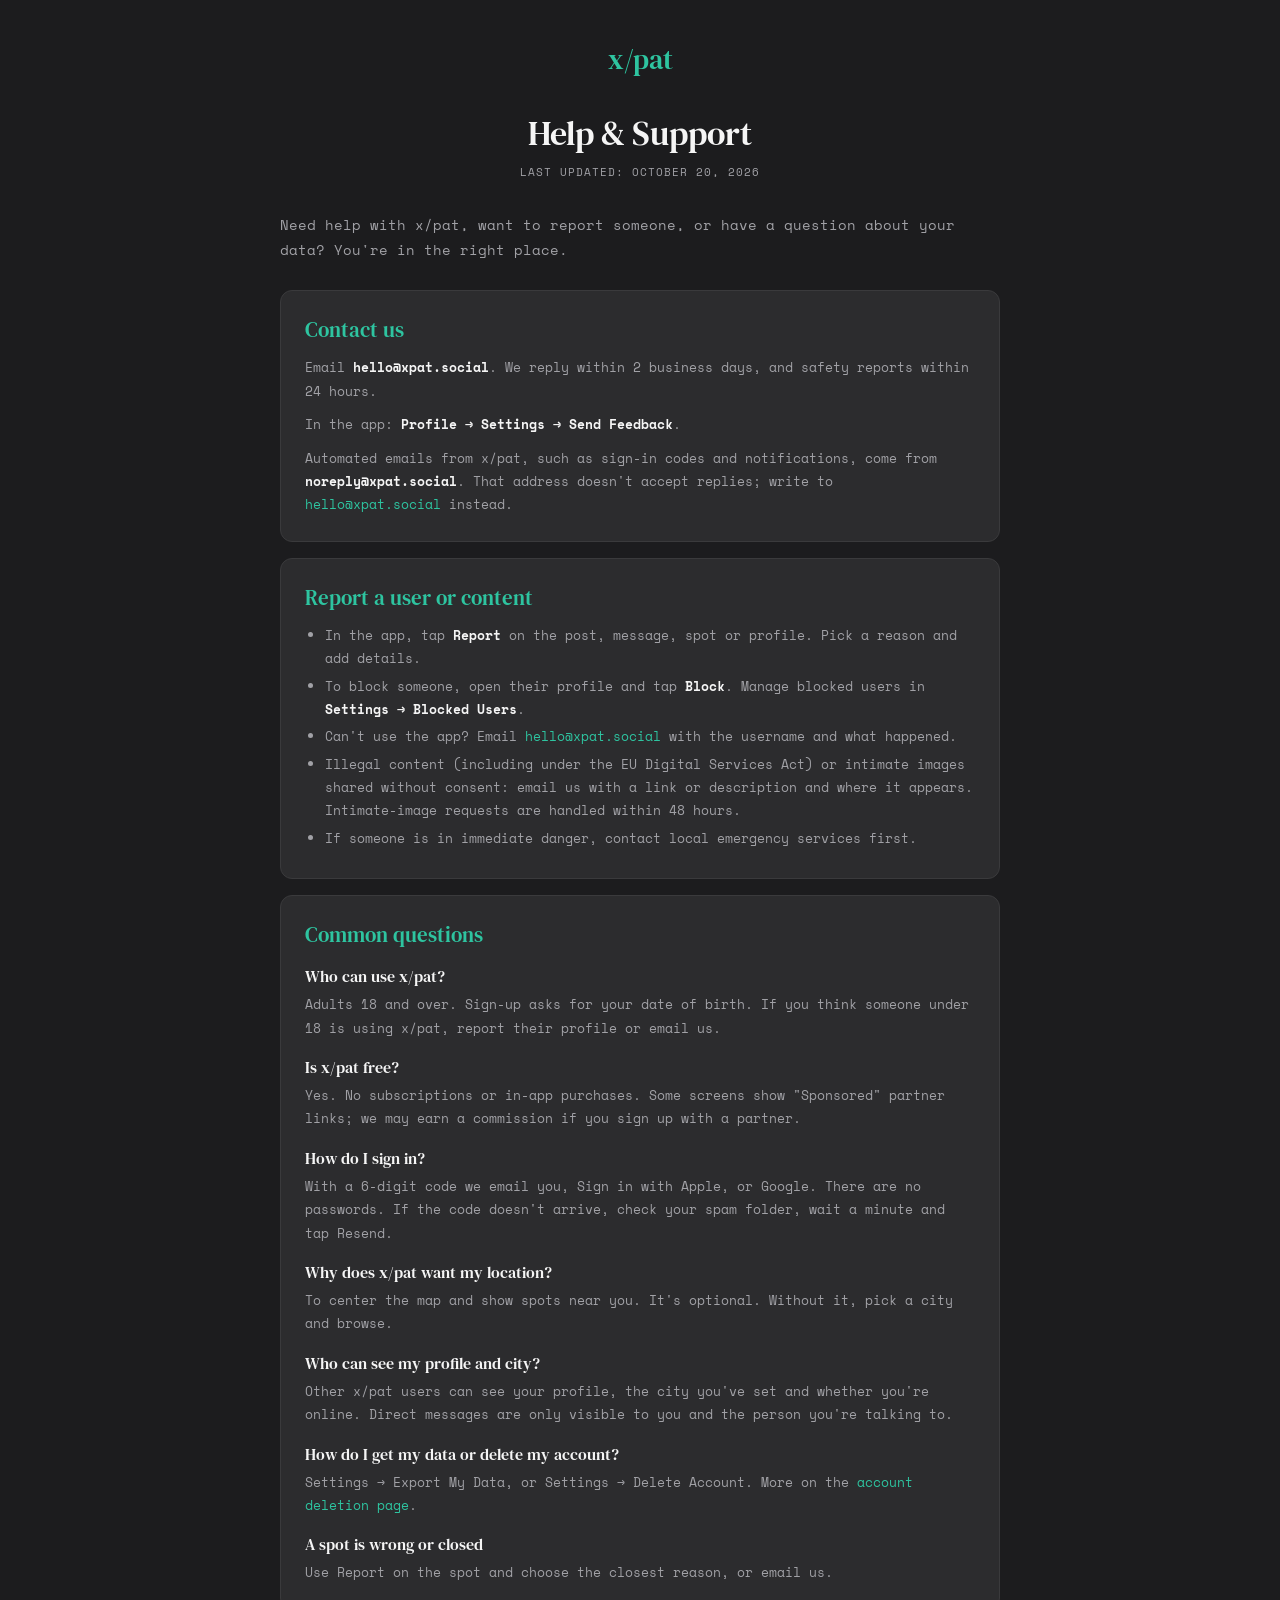
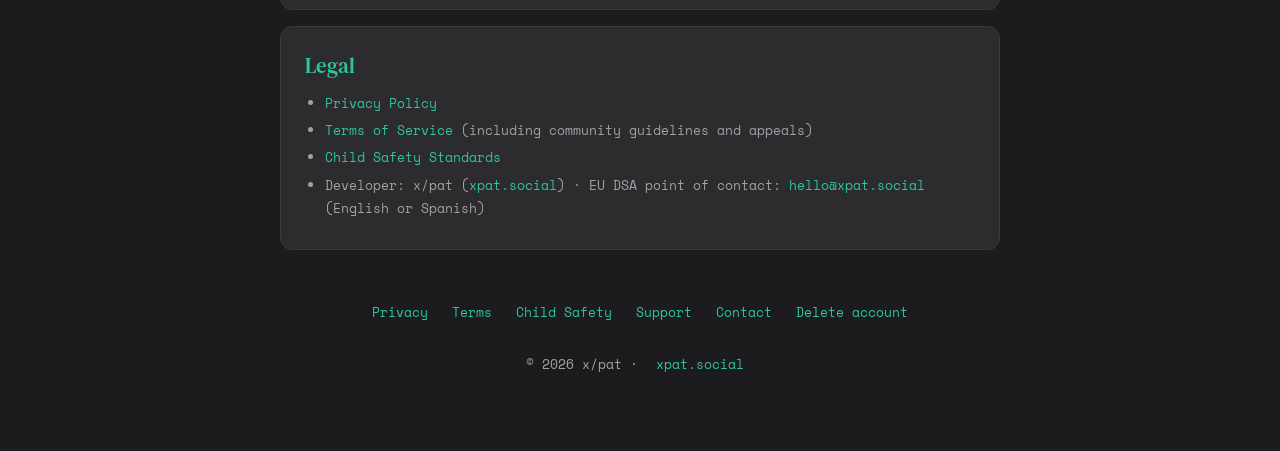
<file: support.html>
<!DOCTYPE html>
<html lang="en">
<head>
<meta charset="UTF-8">
<meta name="viewport" content="width=device-width, initial-scale=1.0">
<title>Support — x/pat</title>
<meta name="description" content="Get help with x/pat, report a user or content, and find answers to common questions.">
<meta property="og:title" content="Support — x/pat">
<meta property="og:description" content="Get help with x/pat, report a user or content, and find answers to common questions.">
<meta property="og:type" content="website">
<meta property="og:url" content="https://xpat.social/support">
<link rel="canonical" href="https://xpat.social/support">
<link rel="icon" type="image/svg+xml" href="favicon.svg">
<link href="/fonts/fonts.css" rel="stylesheet">
<style>
  :root { --teal:#2EC4A0; --amber:#E8803A; --bg:#1C1C1E; --bg2:#2C2C2E; --bg3:#3A3A3C; --text:#F5F5F5; --text2:#A1A1A6; }
  * { margin:0; padding:0; box-sizing:border-box; }
  body { font-family:'Space Mono',monospace; background:var(--bg); color:var(--text); padding:40px 16px 64px; }
  h1,h2,h3 { font-family:'DM Serif Display',serif; font-weight:400; }
  a { color:var(--teal); text-decoration:none; }
  a:hover { text-decoration:underline; }
  .container { max-width:720px; margin:0 auto; }
  .logo { font-family:'DM Serif Display',serif; font-size:28px; color:var(--teal); margin-bottom:32px; text-align:center; display:block; }
  h1 { font-size:34px; margin-bottom:8px; text-align:center; }
  .updated { color:var(--text2); font-size:11px; letter-spacing:1px; text-transform:uppercase; text-align:center; margin-bottom:32px; }
  .intro { color:var(--text2); font-size:14px; line-height:1.8; margin-bottom:28px; }
  nav.toc { background:var(--bg2); border:1px solid var(--bg3); border-radius:12px; padding:12px 20px; margin-bottom:28px; font-size:14px; }
  nav.toc li a { display:inline-block; padding:10px 0; }
  nav.toc ol { padding-left:20px; }
  section { background:var(--bg2); border:1px solid var(--bg3); border-radius:12px; padding:24px; margin-bottom:16px; scroll-margin-top:16px; }
  section h2 { font-size:21px; color:var(--teal); margin-bottom:12px; }
  section h3 { font-size:16px; color:var(--text); margin:16px 0 6px; }
  section p, section li, td, th { color:var(--text2); font-size:13px; line-height:1.8; }
  section p + p { margin-top:10px; }
  section ul, section ol { padding-left:20px; margin-top:6px; }
  section li { margin-bottom:4px; }
  strong { color:var(--text); }
  .table-wrap { overflow-x:auto; margin-top:8px; }
  table { border-collapse:collapse; width:100%; min-width:480px; }
  th, td { text-align:left; vertical-align:top; padding:8px 10px; border-bottom:1px solid var(--bg3); }
  th { color:var(--text); font-weight:700; }
  .note { background:rgba(232,128,58,0.1); border:1px solid rgba(232,128,58,0.25); border-radius:8px; padding:14px 18px; margin-top:12px; font-size:13px; line-height:1.7; color:var(--text2); }
  .note strong { color:var(--amber); }
  footer { text-align:center; margin-top:40px; font-size:13px; color:var(--text2); line-height:1.6; }
  footer .links { display:flex; flex-wrap:wrap; justify-content:center; gap:0 4px; margin-bottom:8px; }
  footer a { display:inline-block; padding:12px 10px; }
</style>
</head>
<body>
<div class="container">
  <a class="logo" href="https://xpat.social">x/pat</a>
  <h1>Help &amp; Support</h1>
  <p class="updated">Last updated: October 20, 2026</p>
  <p class="intro">Need help with x/pat, want to report someone, or have a question about your data? You're in the right place.</p>
  <section id="contact">
    <h2>Contact us</h2>

    <p>Email <a href="mailto:hello@xpat.social"><strong>hello@xpat.social</strong></a>. We reply within 2 business days, and safety reports within 24 hours.</p>
    <p>In the app: <strong>Profile &rarr; Settings &rarr; Send Feedback</strong>.</p>
    <p>Automated emails from x/pat, such as sign-in codes and notifications, come from <strong>noreply@xpat.social</strong>. That address doesn't accept replies; write to <a href="mailto:hello@xpat.social">hello@xpat.social</a> instead.</p>
  </section>
  <section id="report">
    <h2>Report a user or content</h2>

    <ul>
      <li>In the app, tap <strong>Report</strong> on the post, message, spot or profile. Pick a reason and add details.</li>
      <li>To block someone, open their profile and tap <strong>Block</strong>. Manage blocked users in <strong>Settings &rarr; Blocked Users</strong>.</li>
      <li>Can't use the app? Email <a href="mailto:hello@xpat.social">hello@xpat.social</a> with the username and what happened.</li>
      <li>Illegal content (including under the EU Digital Services Act) or intimate images shared without consent: email us with a link or description and where it appears. Intimate-image requests are handled within 48 hours.</li>
      <li>If someone is in immediate danger, contact local emergency services first.</li>
    </ul>
  </section>
  <section id="faq">
    <h2>Common questions</h2>

    <h3>Who can use x/pat?</h3>
    <p>Adults 18 and over. Sign-up asks for your date of birth. If you think someone under 18 is using x/pat, report their profile or email us.</p>
    <h3>Is x/pat free?</h3>
    <p>Yes. No subscriptions or in-app purchases. Some screens show "Sponsored" partner links; we may earn a commission if you sign up with a partner.</p>
    <h3>How do I sign in?</h3>
    <p>With a 6-digit code we email you, Sign in with Apple, or Google. There are no passwords. If the code doesn't arrive, check your spam folder, wait a minute and tap Resend.</p>
    <h3>Why does x/pat want my location?</h3>
    <p>To center the map and show spots near you. It's optional. Without it, pick a city and browse.</p>
    <h3>Who can see my profile and city?</h3>
    <p>Other x/pat users can see your profile, the city you've set and whether you're online. Direct messages are only visible to you and the person you're talking to.</p>
    <h3>How do I get my data or delete my account?</h3>
    <p>Settings &rarr; Export My Data, or Settings &rarr; Delete Account. More on the <a href="delete-account">account deletion page</a>.</p>
    <h3>A spot is wrong or closed</h3>
    <p>Use Report on the spot and choose the closest reason, or email us.</p>
  </section>
  <section id="legal">
    <h2>Legal</h2>

    <ul>
      <li><a href="privacy-policy">Privacy Policy</a></li>
      <li><a href="terms-of-service">Terms of Service</a> (including community guidelines and appeals)</li>
      <li><a href="child-safety">Child Safety Standards</a></li>
      <li>Developer: x/pat (<a href="https://xpat.social">xpat.social</a>) &middot; EU DSA point of contact: <a href="mailto:hello@xpat.social">hello@xpat.social</a> (English or Spanish)</li>
    </ul>
  </section>

  <footer>
    <div class="links"><a href="privacy-policy">Privacy</a><a href="terms-of-service">Terms</a><a href="child-safety">Child Safety</a><a href="support">Support</a><a href="mailto:hello@xpat.social">Contact</a><a href="delete-account">Delete account</a></div>
    <div>&copy; 2026 x/pat &middot; <a href="https://xpat.social">xpat.social</a></div>
  </footer>
</div>
</body>
</html>
</file>
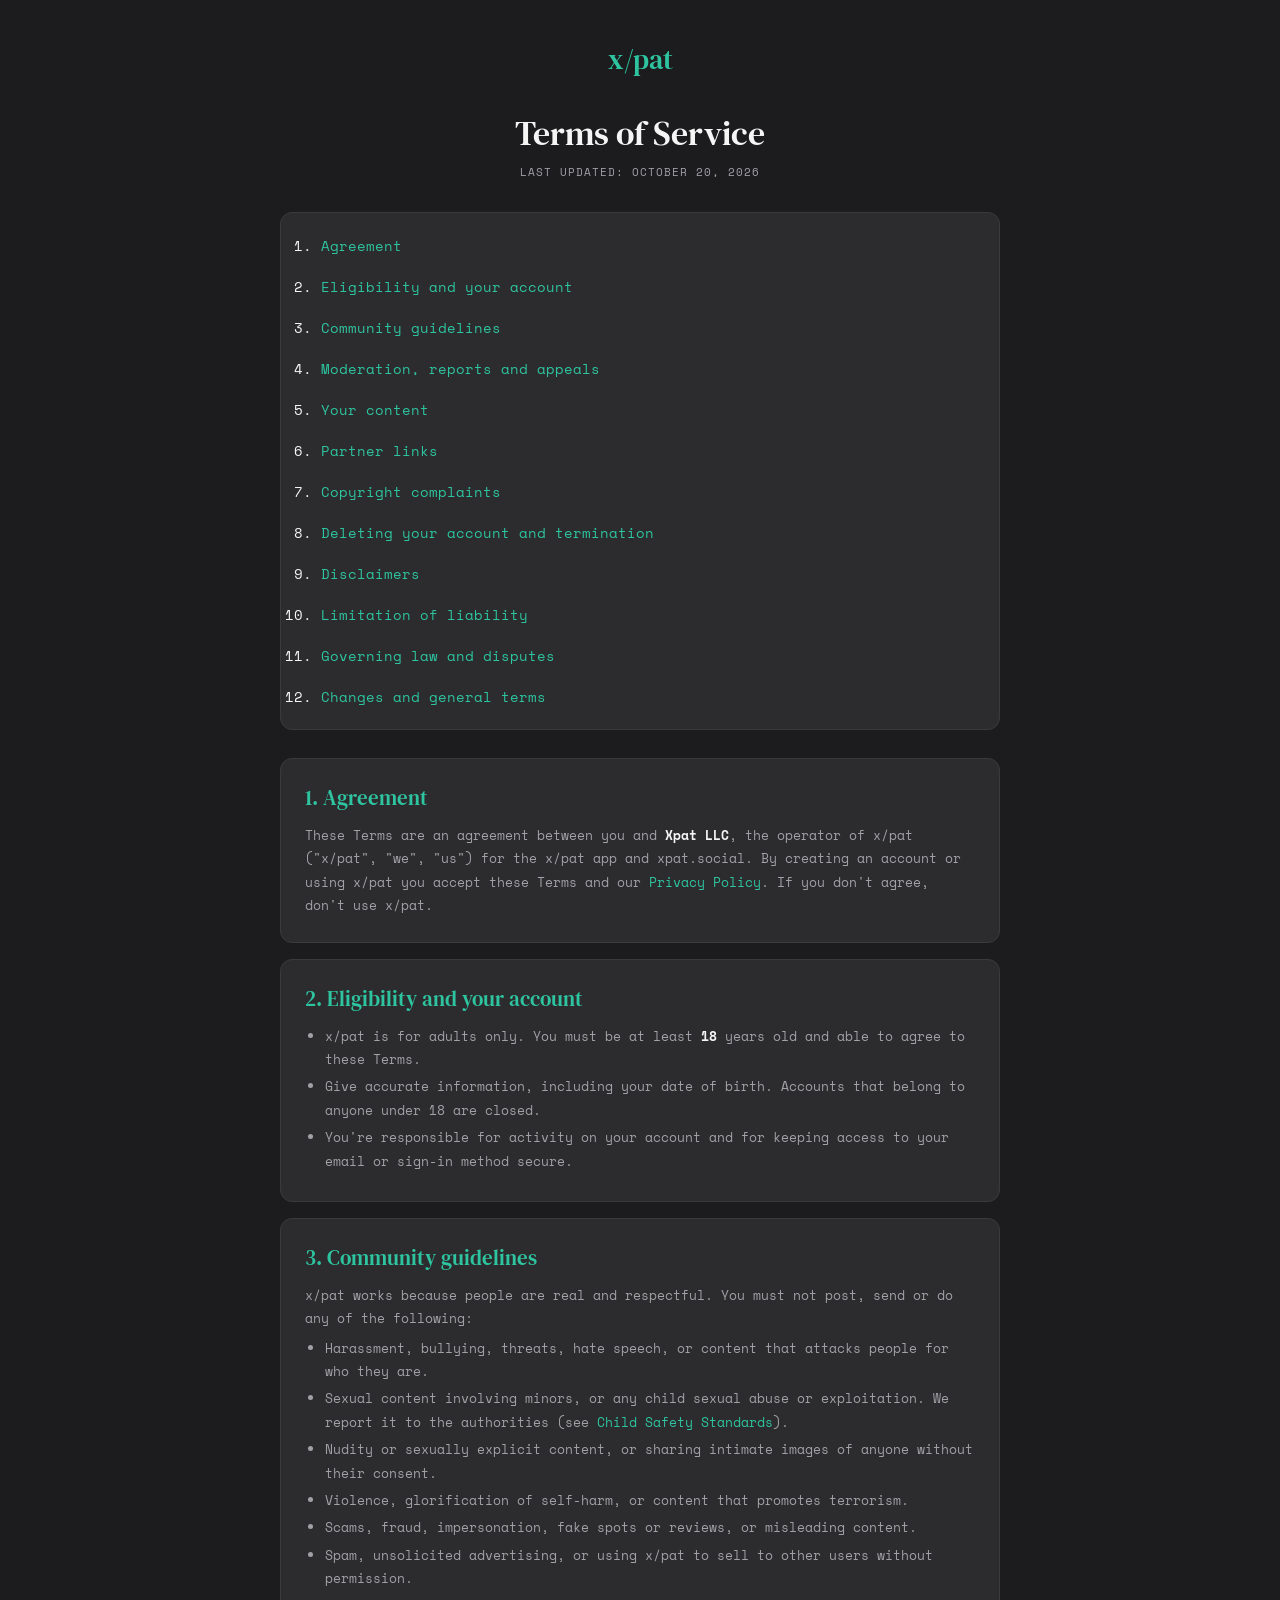
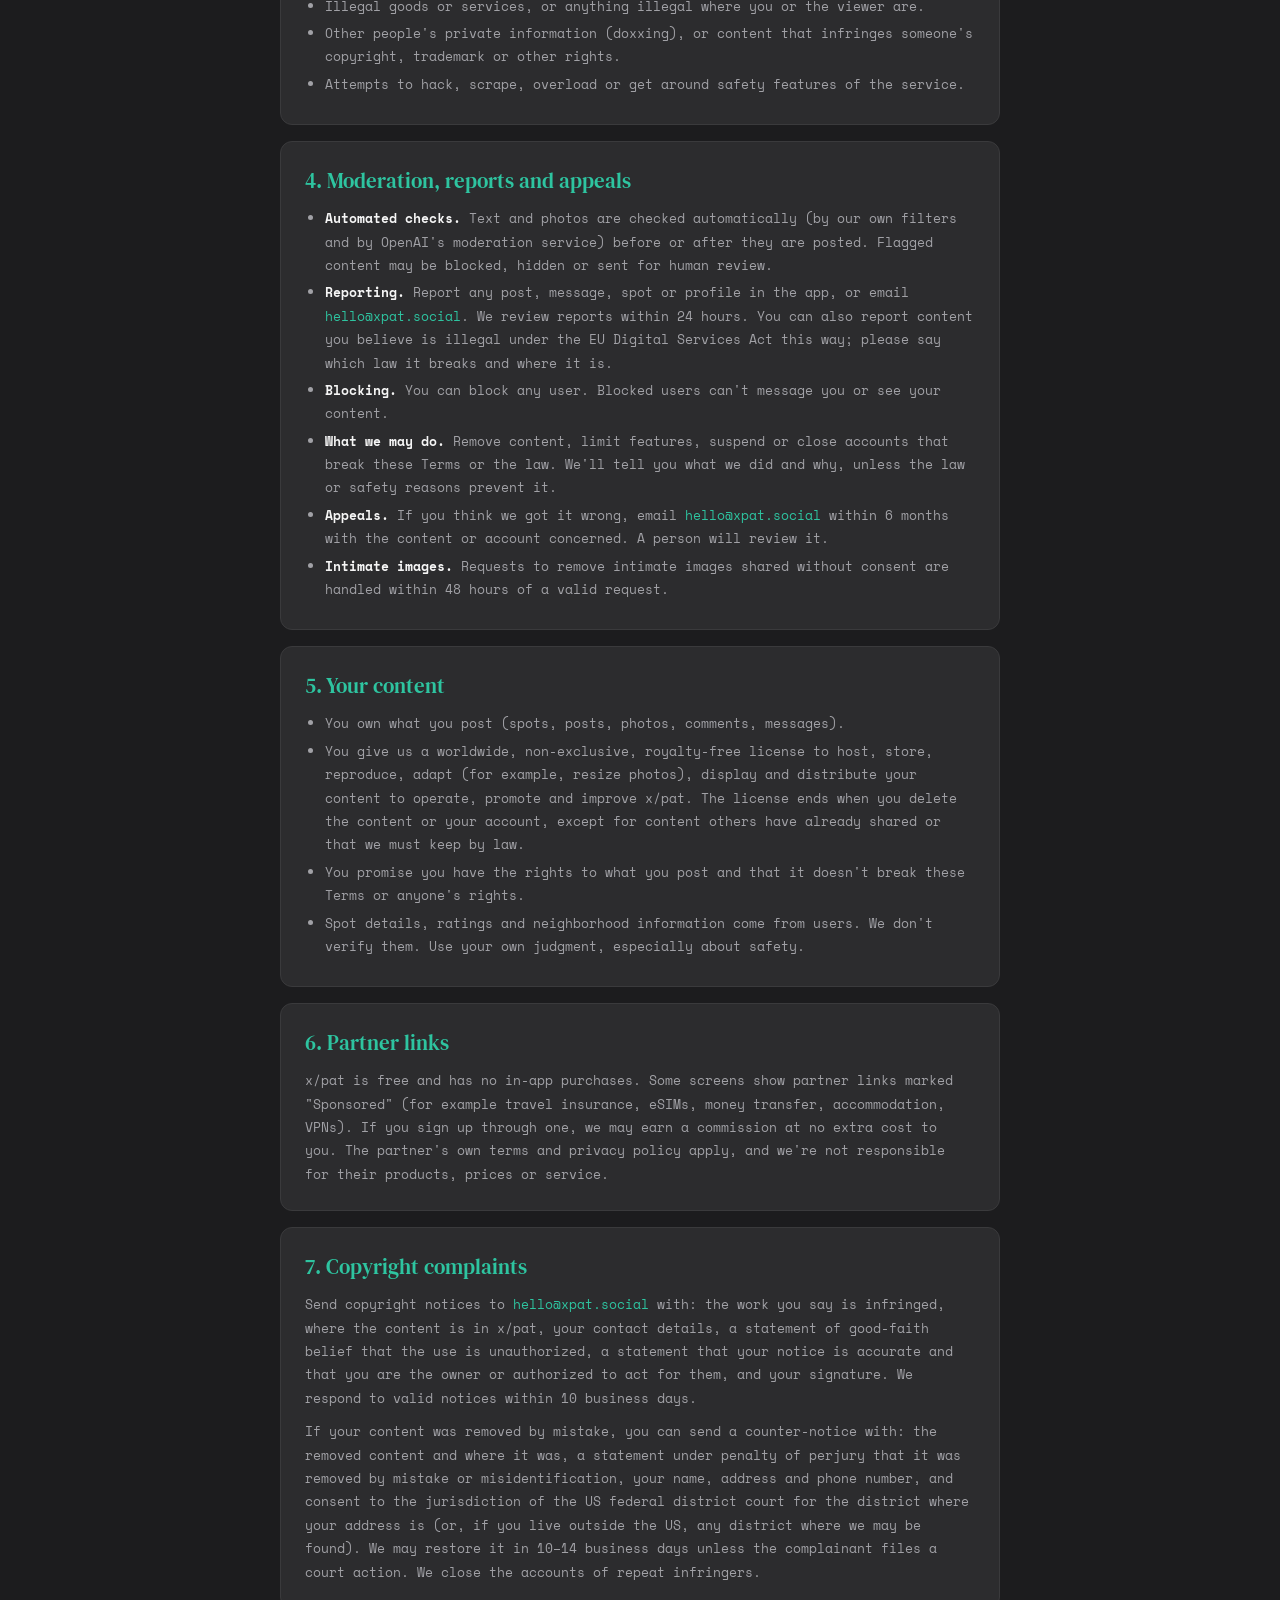
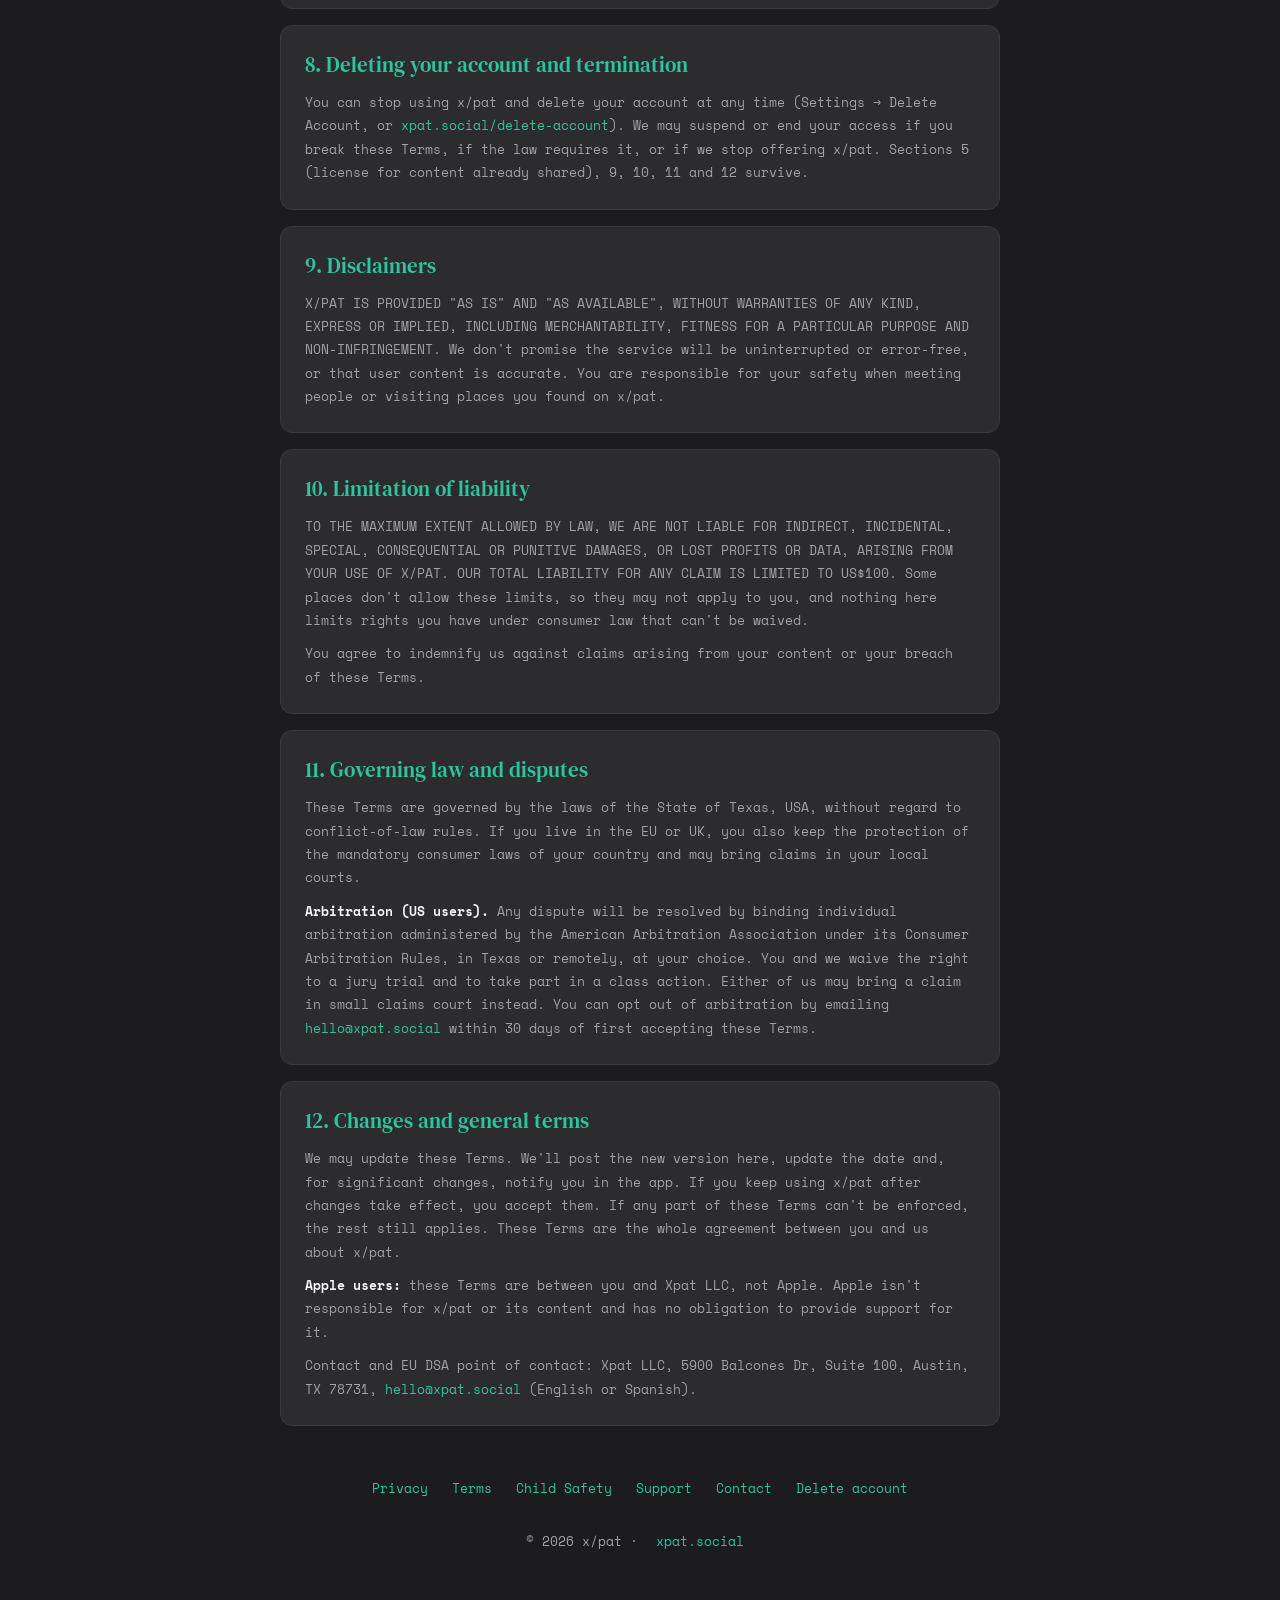
<file: terms-of-service.html>
<!DOCTYPE html>
<html lang="en">
<head>
<meta charset="UTF-8">
<meta name="viewport" content="width=device-width, initial-scale=1.0">
<title>Terms of Service — x/pat</title>
<meta name="description" content="The rules for using x/pat, including community guidelines, moderation and appeals.">
<meta property="og:title" content="Terms of Service — x/pat">
<meta property="og:description" content="The rules for using x/pat, including community guidelines, moderation and appeals.">
<meta property="og:type" content="website">
<meta property="og:url" content="https://xpat.social/terms-of-service">
<link rel="canonical" href="https://xpat.social/terms-of-service">
<link rel="icon" type="image/svg+xml" href="favicon.svg">
<link href="/fonts/fonts.css" rel="stylesheet">
<style>
  :root { --teal:#2EC4A0; --amber:#E8803A; --bg:#1C1C1E; --bg2:#2C2C2E; --bg3:#3A3A3C; --text:#F5F5F5; --text2:#A1A1A6; }
  * { margin:0; padding:0; box-sizing:border-box; }
  body { font-family:'Space Mono',monospace; background:var(--bg); color:var(--text); padding:40px 16px 64px; }
  h1,h2,h3 { font-family:'DM Serif Display',serif; font-weight:400; }
  a { color:var(--teal); text-decoration:none; }
  a:hover { text-decoration:underline; }
  .container { max-width:720px; margin:0 auto; }
  .logo { font-family:'DM Serif Display',serif; font-size:28px; color:var(--teal); margin-bottom:32px; text-align:center; display:block; }
  h1 { font-size:34px; margin-bottom:8px; text-align:center; }
  .updated { color:var(--text2); font-size:11px; letter-spacing:1px; text-transform:uppercase; text-align:center; margin-bottom:32px; }
  .intro { color:var(--text2); font-size:14px; line-height:1.8; margin-bottom:28px; }
  nav.toc { background:var(--bg2); border:1px solid var(--bg3); border-radius:12px; padding:12px 20px; margin-bottom:28px; font-size:14px; }
  nav.toc li a { display:inline-block; padding:10px 0; }
  nav.toc ol { padding-left:20px; }
  section { background:var(--bg2); border:1px solid var(--bg3); border-radius:12px; padding:24px; margin-bottom:16px; scroll-margin-top:16px; }
  section h2 { font-size:21px; color:var(--teal); margin-bottom:12px; }
  section h3 { font-size:16px; color:var(--text); margin:16px 0 6px; }
  section p, section li, td, th { color:var(--text2); font-size:13px; line-height:1.8; }
  section p + p { margin-top:10px; }
  section ul, section ol { padding-left:20px; margin-top:6px; }
  section li { margin-bottom:4px; }
  strong { color:var(--text); }
  .table-wrap { overflow-x:auto; margin-top:8px; }
  table { border-collapse:collapse; width:100%; min-width:480px; }
  th, td { text-align:left; vertical-align:top; padding:8px 10px; border-bottom:1px solid var(--bg3); }
  th { color:var(--text); font-weight:700; }
  .note { background:rgba(232,128,58,0.1); border:1px solid rgba(232,128,58,0.25); border-radius:8px; padding:14px 18px; margin-top:12px; font-size:13px; line-height:1.7; color:var(--text2); }
  .note strong { color:var(--amber); }
  footer { text-align:center; margin-top:40px; font-size:13px; color:var(--text2); line-height:1.6; }
  footer .links { display:flex; flex-wrap:wrap; justify-content:center; gap:0 4px; margin-bottom:8px; }
  footer a { display:inline-block; padding:12px 10px; }
</style>
</head>
<body>
<div class="container">
  <a class="logo" href="https://xpat.social">x/pat</a>
  <h1>Terms of Service</h1>
  <p class="updated">Last updated: October 20, 2026</p>
  <nav class="toc"><ol><li><a href="#acceptance">Agreement</a></li><li><a href="#eligibility">Eligibility and your account</a></li><li><a href="#community-guidelines">Community guidelines</a></li><li><a href="#moderation">Moderation, reports and appeals</a></li><li><a href="#your-content">Your content</a></li><li><a href="#partners">Partner links</a></li><li><a href="#copyright">Copyright complaints</a></li><li><a href="#ending">Deleting your account and termination</a></li><li><a href="#disclaimers">Disclaimers</a></li><li><a href="#liability">Limitation of liability</a></li><li><a href="#disputes">Governing law and disputes</a></li><li><a href="#general">Changes and general terms</a></li></ol></nav>
  <section id="acceptance">
    <h2>1. Agreement</h2>

    <p>These Terms are an agreement between you and <strong>Xpat LLC</strong>, the operator of x/pat ("x/pat", "we", "us") for the x/pat app and xpat.social. By creating an account or using x/pat you accept these Terms and our <a href="privacy-policy">Privacy Policy</a>. If you don't agree, don't use x/pat.</p>
  </section>
  <section id="eligibility">
    <h2>2. Eligibility and your account</h2>

    <ul>
      <li>x/pat is for adults only. You must be at least <strong>18</strong> years old and able to agree to these Terms.</li>
      <li>Give accurate information, including your date of birth. Accounts that belong to anyone under 18 are closed.</li>
      <li>You're responsible for activity on your account and for keeping access to your email or sign-in method secure.</li>
    </ul>
  </section>
  <section id="community-guidelines">
    <h2>3. Community guidelines</h2>

    <p>x/pat works because people are real and respectful. You must not post, send or do any of the following:</p>
    <ul>
      <li>Harassment, bullying, threats, hate speech, or content that attacks people for who they are.</li>
      <li>Sexual content involving minors, or any child sexual abuse or exploitation. We report it to the authorities (see <a href="child-safety">Child Safety Standards</a>).</li>
      <li>Nudity or sexually explicit content, or sharing intimate images of anyone without their consent.</li>
      <li>Violence, glorification of self-harm, or content that promotes terrorism.</li>
      <li>Scams, fraud, impersonation, fake spots or reviews, or misleading content.</li>
      <li>Spam, unsolicited advertising, or using x/pat to sell to other users without permission.</li>
      <li>Illegal goods or services, or anything illegal where you or the viewer are.</li>
      <li>Other people's private information (doxxing), or content that infringes someone's copyright, trademark or other rights.</li>
      <li>Attempts to hack, scrape, overload or get around safety features of the service.</li>
    </ul>
  </section>
  <section id="moderation">
    <h2>4. Moderation, reports and appeals</h2>

    <ul>
      <li><strong>Automated checks.</strong> Text and photos are checked automatically (by our own filters and by OpenAI's moderation service) before or after they are posted. Flagged content may be blocked, hidden or sent for human review.</li>
      <li><strong>Reporting.</strong> Report any post, message, spot or profile in the app, or email <a href="mailto:hello@xpat.social">hello@xpat.social</a>. We review reports within 24 hours. You can also report content you believe is illegal under the EU Digital Services Act this way; please say which law it breaks and where it is.</li>
      <li><strong>Blocking.</strong> You can block any user. Blocked users can't message you or see your content.</li>
      <li><strong>What we may do.</strong> Remove content, limit features, suspend or close accounts that break these Terms or the law. We'll tell you what we did and why, unless the law or safety reasons prevent it.</li>
      <li><strong>Appeals.</strong> If you think we got it wrong, email <a href="mailto:hello@xpat.social">hello@xpat.social</a> within 6 months with the content or account concerned. A person will review it.</li>
      <li><strong>Intimate images.</strong> Requests to remove intimate images shared without consent are handled within 48 hours of a valid request.</li>
    </ul>
  </section>
  <section id="your-content">
    <h2>5. Your content</h2>

    <ul>
      <li>You own what you post (spots, posts, photos, comments, messages).</li>
      <li>You give us a worldwide, non-exclusive, royalty-free license to host, store, reproduce, adapt (for example, resize photos), display and distribute your content to operate, promote and improve x/pat. The license ends when you delete the content or your account, except for content others have already shared or that we must keep by law.</li>
      <li>You promise you have the rights to what you post and that it doesn't break these Terms or anyone's rights.</li>
      <li>Spot details, ratings and neighborhood information come from users. We don't verify them. Use your own judgment, especially about safety.</li>
    </ul>
  </section>
  <section id="partners">
    <h2>6. Partner links</h2>

    <p>x/pat is free and has no in-app purchases. Some screens show partner links marked "Sponsored" (for example travel insurance, eSIMs, money transfer, accommodation, VPNs). If you sign up through one, we may earn a commission at no extra cost to you. The partner's own terms and privacy policy apply, and we're not responsible for their products, prices or service.</p>
  </section>
  <section id="copyright">
    <h2>7. Copyright complaints</h2>

    <p>Send copyright notices to <a href="mailto:hello@xpat.social">hello@xpat.social</a> with: the work you say is infringed, where the content is in x/pat, your contact details, a statement of good-faith belief that the use is unauthorized, a statement that your notice is accurate and that you are the owner or authorized to act for them, and your signature. We respond to valid notices within 10 business days.</p>
    <p>If your content was removed by mistake, you can send a counter-notice with: the removed content and where it was, a statement under penalty of perjury that it was removed by mistake or misidentification, your name, address and phone number, and consent to the jurisdiction of the US federal district court for the district where your address is (or, if you live outside the US, any district where we may be found). We may restore it in 10–14 business days unless the complainant files a court action. We close the accounts of repeat infringers.</p>
  </section>
  <section id="ending">
    <h2>8. Deleting your account and termination</h2>

    <p>You can stop using x/pat and delete your account at any time (Settings &rarr; Delete Account, or <a href="delete-account">xpat.social/delete-account</a>). We may suspend or end your access if you break these Terms, if the law requires it, or if we stop offering x/pat. Sections 5 (license for content already shared), 9, 10, 11 and 12 survive.</p>
  </section>
  <section id="disclaimers">
    <h2>9. Disclaimers</h2>

    <p>X/PAT IS PROVIDED "AS IS" AND "AS AVAILABLE", WITHOUT WARRANTIES OF ANY KIND, EXPRESS OR IMPLIED, INCLUDING MERCHANTABILITY, FITNESS FOR A PARTICULAR PURPOSE AND NON-INFRINGEMENT. We don't promise the service will be uninterrupted or error-free, or that user content is accurate. You are responsible for your safety when meeting people or visiting places you found on x/pat.</p>
  </section>
  <section id="liability">
    <h2>10. Limitation of liability</h2>

    <p>TO THE MAXIMUM EXTENT ALLOWED BY LAW, WE ARE NOT LIABLE FOR INDIRECT, INCIDENTAL, SPECIAL, CONSEQUENTIAL OR PUNITIVE DAMAGES, OR LOST PROFITS OR DATA, ARISING FROM YOUR USE OF X/PAT. OUR TOTAL LIABILITY FOR ANY CLAIM IS LIMITED TO US$100. Some places don't allow these limits, so they may not apply to you, and nothing here limits rights you have under consumer law that can't be waived.</p>
    <p>You agree to indemnify us against claims arising from your content or your breach of these Terms.</p>
  </section>
  <section id="disputes">
    <h2>11. Governing law and disputes</h2>

    <p>These Terms are governed by the laws of the State of Texas, USA, without regard to conflict-of-law rules. If you live in the EU or UK, you also keep the protection of the mandatory consumer laws of your country and may bring claims in your local courts.</p>
    <p><strong>Arbitration (US users).</strong> Any dispute will be resolved by binding individual arbitration administered by the American Arbitration Association under its Consumer Arbitration Rules, in Texas or remotely, at your choice. You and we waive the right to a jury trial and to take part in a class action. Either of us may bring a claim in small claims court instead. You can opt out of arbitration by emailing <a href="mailto:hello@xpat.social">hello@xpat.social</a> within 30 days of first accepting these Terms.</p>
  </section>
  <section id="general">
    <h2>12. Changes and general terms</h2>

    <p>We may update these Terms. We'll post the new version here, update the date and, for significant changes, notify you in the app. If you keep using x/pat after changes take effect, you accept them. If any part of these Terms can't be enforced, the rest still applies. These Terms are the whole agreement between you and us about x/pat.</p>
    <p><strong>Apple users:</strong> these Terms are between you and Xpat LLC, not Apple. Apple isn't responsible for x/pat or its content and has no obligation to provide support for it.</p>
    <p>Contact and EU DSA point of contact: Xpat LLC, 5900 Balcones Dr, Suite 100, Austin, TX 78731, <a href="mailto:hello@xpat.social">hello@xpat.social</a> (English or Spanish).</p>
  </section>

  <footer>
    <div class="links"><a href="privacy-policy">Privacy</a><a href="terms-of-service">Terms</a><a href="child-safety">Child Safety</a><a href="support">Support</a><a href="mailto:hello@xpat.social">Contact</a><a href="delete-account">Delete account</a></div>
    <div>&copy; 2026 x/pat &middot; <a href="https://xpat.social">xpat.social</a></div>
  </footer>
</div>
</body>
</html>
</file>
<file: fonts/fonts.css>
/* Self-hosted so visitors' browsers don't contact Google Fonts (no IP sent to a
   third party). Same files the app ships in xpat-app/assets/fonts. */
@font-face { font-family:'DM Serif Display'; font-style:normal; font-weight:400; font-display:swap; src:url('DMSerifDisplay-Regular.ttf') format('truetype'); }
@font-face { font-family:'Space Mono'; font-style:normal; font-weight:400; font-display:swap; src:url('SpaceMono-Regular.ttf') format('truetype'); }
@font-face { font-family:'Space Mono'; font-style:normal; font-weight:700; font-display:swap; src:url('SpaceMono-Bold.ttf') format('truetype'); }
</file>
